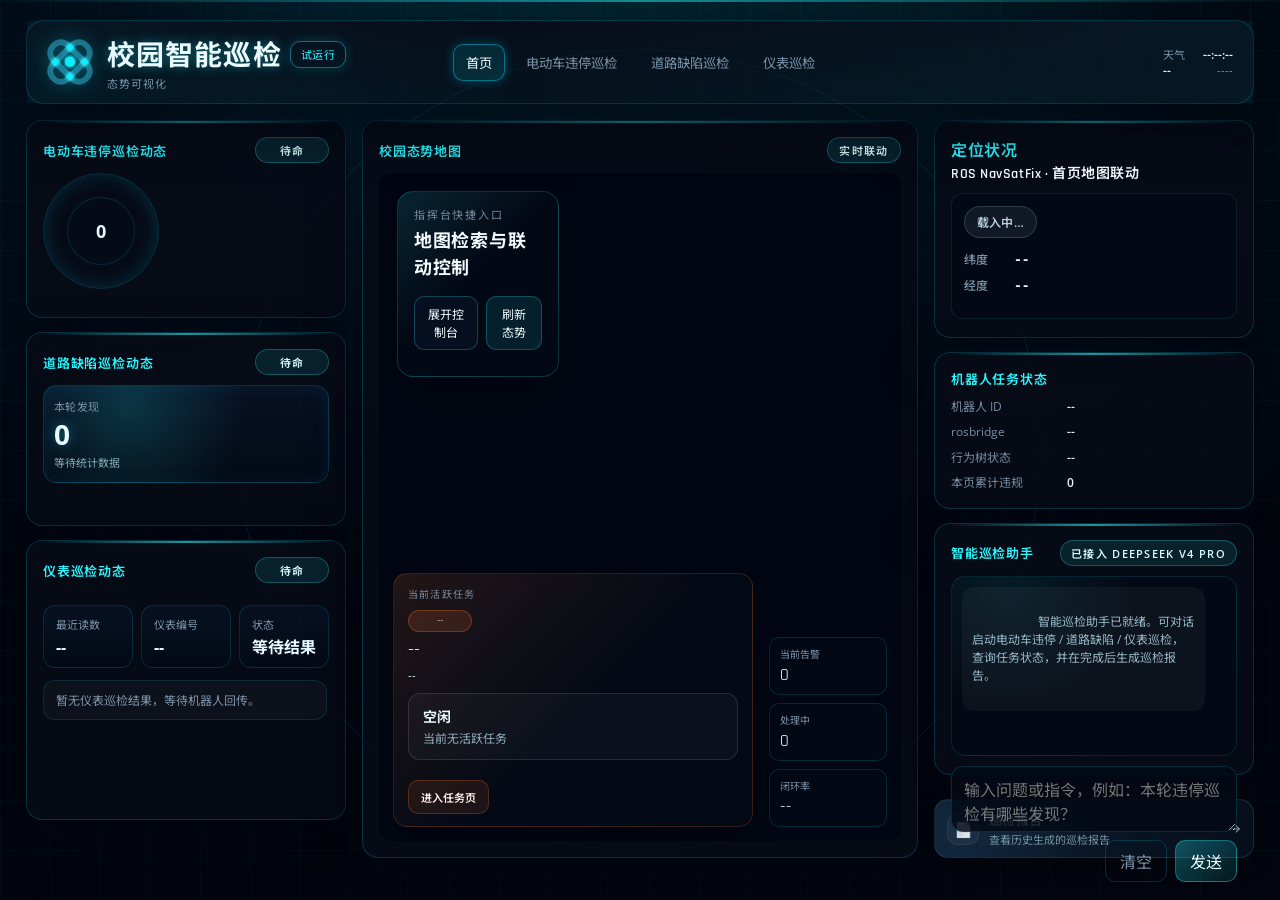
<file: frontend/index.html>
<!DOCTYPE html>
<html lang="zh-CN">
  <head>
    <meta charset="UTF-8" />
    <meta name="viewport" content="width=device-width, initial-scale=1.0" />
    <title>校园智能巡检 · 态势大屏</title>
    <link rel="preconnect" href="https://fonts.googleapis.com">
    <link rel="dns-prefetch" href="https://fonts.gstatic.com">
    <link rel="preload" as="style" href="css/styles.css">
    <link rel="stylesheet" href="css/styles.css" />
    <link rel="stylesheet" href="css/search-ui.css" />
    <link rel="stylesheet" href="css/patrol-robot.css" />
    <style>
      /* 高德地图容器样式 */
      .amap-container {
        width: 100%;
        height: 100%;
      }
      /* 隐藏高德地图logo */
      .amap-logo, .amap-copyright {
        display: none !important;
      }
    </style>
  </head>
  <body>
    <!-- 动态背景元素 -->
    <div class="particles-bg" id="particlesBg"></div>
    <div class="grid-bg"></div>
    <div class="pulse-ring-bg"></div>
    <div class="scan-line"></div>

    <div class="screen">
      <header class="topbar">
        <div class="logo">
          <img class="logo-mark" src="./assets/logo-mark.svg" alt="logo" />
          <div class="logo-text">
            <div class="logo-row">
              <span class="logo-word-text">校园智能巡检</span>
              <span class="logo-beta-text">试运行</span>
            </div>
            <div class="logo-sub">态势可视化</div>
          </div>
        </div>
        <nav class="nav">
          <button class="nav-item is-active" data-page="home">首页</button>
          <button class="nav-item" data-page="patrol">电动车违停巡检</button>
          <button class="nav-item" data-page="road-defect">道路缺陷巡检</button>
          <button class="nav-item" data-page="gauge">仪表巡检</button>
        </nav>
        <div class="status">
          <div class="status-item weather">
            <div>
              <div class="status-label">天气</div>
              <div class="status-value">--</div>
            </div>
          </div>
          <div class="status-item time">
            <div class="status-value" id="clock">--:--:--</div>
            <div class="status-label" id="date">----</div>
          </div>
        </div>
      </header>

      <div class="pages">
        <section class="page is-active" data-page="home">
          <main class="layout">
            <section class="panel left">
              <div class="card home-task-progress-card" data-task-scene="ev-parking">
                <div class="card-title card-title-split">
                  <span>电动车违停巡检动态</span>
                  <span class="card-title-tag" id="homeEvParkingRangeTag">待命</span>
                </div>
                <div class="category-pie-wrap">
                  <div class="category-pie" id="homeCategoryPie"><span id="homeCategoryPieTotal">0</span></div>
                  <div class="category-legend" id="homeCategoryLegend">
                    <!-- 饼图图例由 JS 动态生成 -->
                  </div>
                </div>
                <div class="rank-table" id="homeCategoryRank">
                  <!-- 识别标签排行由 JS 动态生成 -->
                </div>
              </div>

              <div class="card home-task-progress-card" data-task-scene="road-defect">
                <div class="card-title card-title-split">
                  <span>道路缺陷巡检动态</span>
                  <span class="card-title-tag" id="homeRoadDefectRangeTag">待命</span>
                </div>
                <div class="road-defect-summary">
                  <div class="road-defect-total-card">
                    <div class="road-defect-total-label">本轮发现</div>
                    <div class="road-defect-total-value" id="homeRoadDefectTotal">0</div>
                    <div class="road-defect-total-sub" id="homeRoadDefectSub">等待统计数据</div>
                  </div>
                  <div class="road-defect-bars" id="homeRoadDefectBars">
                    <!-- 缺陷类型条形图由 JS 动态生成 -->
                  </div>
                </div>
                <div class="rank-table" id="homeRoadDefectRank">
                  <!-- 缺陷标签排行由 JS 动态生成 -->
                </div>
              </div>

              <div class="card home-gauge-feed-card home-task-progress-card" data-task-scene="gauge">
                <div class="card-title card-title-split">
                  <span>仪表巡检动态</span>
                  <span class="card-title-tag" id="homeGaugeFeedTag">待命</span>
                </div>
                <div class="home-gauge-feed-summary">
                  <div class="home-gauge-feed-stat">
                    <span class="home-gauge-feed-k">最近读数</span>
                    <strong id="homeGaugeLatestReading">--</strong>
                  </div>
                  <div class="home-gauge-feed-stat">
                    <span class="home-gauge-feed-k">仪表编号</span>
                    <strong id="homeGaugeLatestIndex">--</strong>
                  </div>
                  <div class="home-gauge-feed-stat">
                    <span class="home-gauge-feed-k">状态</span>
                    <strong id="homeGaugeLatestStatus">等待结果</strong>
                  </div>
                </div>
                <div class="home-gauge-feed-list" id="homeGaugeFeedList">
                  <div class="home-gauge-feed-empty">暂无仪表巡检结果，等待机器人回传。</div>
                </div>
              </div>

            </section>

            <section class="panel center">
              <div class="card map-card">
                <div class="card-title card-title-split">
                  <span>校园态势地图</span>
                  <span class="card-title-tag">实时联动</span>
                </div>
                <div class="map">
                  <div class="map-command-panel is-collapsed" id="homeMapCommandPanel">
                    <div class="map-command-head">
                      <div>
                        <div class="map-command-eyebrow">指挥台快捷入口</div>
                        <strong>地图检索与联动控制</strong>
                      </div>
                      <div class="map-command-actions">
                        <button class="map-command-toggle" type="button" id="homeMapCommandToggleBtn">展开控制台</button>
                        <button class="map-command-refresh" type="button" onclick="campusMap.refreshAlerts()">刷新态势</button>
                      </div>
                    </div>
                    <div class="search-toolbar">
                      <input type="text" id="searchInput" class="search-input" placeholder="搜索地址或POI（如：图书馆、西安市雁塔区）">
                      <button class="search-btn" onclick="handleSearch()">搜索</button>
                      <button class="search-btn secondary" onclick="clearSearch()">清除</button>
                    </div>
                    <div class="function-buttons">
                      <button class="func-btn" onclick="quickSearchPOI('图书馆')"><span class="func-btn-mark"></span><span>图书馆</span></button>
                      <button class="func-btn" onclick="quickSearchPOI('食堂')"><span class="func-btn-mark"></span><span>食堂</span></button>
                      <button class="func-btn" onclick="quickSearchPOI('停车场')"><span class="func-btn-mark"></span><span>停车场</span></button>
                      <button class="func-btn" onclick="quickSearchPOI('超市')"><span class="func-btn-mark"></span><span>超市</span></button>
                      <button class="func-btn" onclick="campusMap.refreshWeather()"><span class="func-btn-mark"></span><span>刷新天气</span></button>
                      <button class="func-btn" onclick="toggleMapLayer('normal')" id="btn-normal"><span class="func-btn-mark"></span><span>普通图</span></button>
                      <button class="func-btn" onclick="toggleMapLayer('dark')" id="btn-dark"><span class="func-btn-mark"></span><span>暗色图</span></button>
                    </div>
                  </div>
                  <div id="leaflet-map" class="leaflet-map-container"></div>
                  <div class="map-overlay">
                    <div class="overlay-item">
                      <span class="label">当前告警</span>
                      <span class="value" id="homeOverlayActiveAlerts">0</span>
                    </div>
                    <div class="overlay-item">
                      <span class="label">处理中</span>
                      <span class="value" id="homeOverlayProcessing">0</span>
                    </div>
                    <div class="overlay-item">
                      <span class="label">闭环率</span>
                      <span class="value" id="homeOverlayClosedLoop">--</span>
                    </div>
                  </div>
                  <div class="map-focus-card">
                    <div class="map-focus-label">当前活跃任务</div>
                    <div class="map-focus-status" id="homeFocusStatus">--</div>
                    <div class="map-focus-title" id="homeFocusTitle">--</div>
                    <div class="map-focus-meta" id="homeFocusMeta">--</div>
                    <div class="home-task-current" id="homeTaskCurrent">
                      <strong id="homeTaskCurrentLabel">空闲</strong>
                      <p id="homeTaskCurrentText">当前无活跃任务</p>
                    </div>
                    <div class="map-focus-actions">
                      <button class="map-focus-btn" id="homeFocusActionBtn" type="button">进入任务页</button>
                      <button class="map-focus-btn map-focus-btn-secondary" id="homeFocusReportBtn" type="button" hidden>生成任务报告</button>
                    </div>
                  </div>
                  <div class="result-panel" id="resultPanel">
                    <div class="result-header">
                      <span class="result-title" id="resultTitle">搜索结果</span>
                      <button class="result-close" onclick="closeResultPanel()">×</button>
                    </div>
                    <div class="result-content" id="resultContent">
                      <div class="loading">加载中</div>
                    </div>
                  </div>
                </div>
              </div>

            </section>

            <section class="panel right">
              <div class="card profile-card home-gps-card">
                <div class="profile-head">
                  <div>
                    <div class="profile-id">定位状况</div>
                    <div class="profile-name">ROS NavSatFix · 首页地图联动</div>
                  </div>
                </div>
                <div class="home-gps-body">
                  <div class="home-gps-status-row">
                    <span id="homeGpsStatusBadge" class="home-gps-badge is-muted">载入中…</span>
                  </div>
                  <dl class="home-gps-coords">
                    <div class="home-gps-coord-row">
                      <dt>纬度</dt>
                      <dd id="homeGpsLat">--</dd>
                    </div>
                    <div class="home-gps-coord-row">
                      <dt>经度</dt>
                      <dd id="homeGpsLng">--</dd>
                    </div>
                  </dl>
                  <p class="home-gps-hint" id="homeGpsHint"></p>
                </div>
              </div>

              <div class="card home-robot-status-card">
                <div class="card-title">机器人任务状态</div>
                <div class="home-robot-status-body">
                  <div class="home-robot-status-line">
                    <span class="home-robot-status-k">机器人 ID</span>
                    <span id="homeRobotPatrolId" class="home-robot-status-v">--</span>
                  </div>
                  <div class="home-robot-status-line">
                    <span class="home-robot-status-k">rosbridge</span>
                    <span id="homeRobotRosConn" class="home-robot-status-v">--</span>
                  </div>
                  <div class="home-robot-status-line">
                    <span class="home-robot-status-k">行为树状态</span>
                    <span id="homeRobotBtStatus" class="home-robot-status-v">--</span>
                  </div>
                  <div class="home-robot-status-line">
                    <span class="home-robot-status-k">本页累计违规</span>
                    <span id="homeRobotViolationCount" class="home-robot-status-v">0</span>
                  </div>
                  <div class="home-robot-violation-preview" id="homeRobotViolationPreview" hidden>
                    <div class="home-robot-violation-preview-label">最近违规则场</div>
                    <img id="homeRobotViolationFrame" alt="违规则场" class="home-robot-violation-frame" />
                    <div class="home-robot-violation-meta" id="homeRobotViolationMeta"></div>
                  </div>
                </div>
              </div>

              <div class="card home-agent-card" id="homeAgentCard">
                <div class="card-title card-title-split">
                  <span>智能巡检助手</span>
                  <span class="card-title-tag" id="homeAgentStatusTag">已接入 DeepSeek V4 Pro</span>
                </div>
                <div class="home-agent-body">
                  <div class="home-agent-messages" id="homeAgentMessages" role="log" aria-live="polite">
                    <div class="home-agent-msg is-system" data-role="system">
                      智能巡检助手已就绪。可对话启动电动车违停 / 道路缺陷 / 仪表巡检，查询任务状态，并在完成后生成巡检报告。
                    </div>
                  </div>
                  <form class="home-agent-composer" id="homeAgentComposer">
                    <textarea
                      id="homeAgentInput"
                      class="home-agent-input"
                      rows="2"
                      placeholder="输入问题或指令，例如：本轮违停巡检有哪些发现？"
                    ></textarea>
                    <div class="home-agent-actions">
                      <button type="button" class="home-agent-secondary-btn" id="homeAgentClearBtn">清空</button>
                      <button type="submit" class="home-agent-send-btn" id="homeAgentSendBtn">发送</button>
                    </div>
                  </form>
                </div>
              </div>

              <button
                type="button"
                class="home-patrol-reports-entry"
                id="homePatrolReportsFab"
                title="查看历史巡检报告"
              >
                <span class="home-patrol-reports-entry-icon" aria-hidden="true">📄</span>
                <span class="home-patrol-reports-entry-copy">
                  <strong>巡检报告</strong>
                  <em>查看历史生成的巡检报告</em>
                </span>
                <span class="home-patrol-reports-entry-arrow" aria-hidden="true">→</span>
              </button>

            </section>
          </main>

          <footer class="bottom" id="footer-home"></footer>
        </section>


        <section class="page" data-page="patrol">
          <div class="patrol-robot-layout">
            <div class="patrol-robot-main">
              <div class="robot-camera-card">
                <div class="robot-camera-card-head">
                  <div class="card-title">巡检机器人视角</div>
                  <button type="button" class="robot-detection-vis-toggle" id="robotDetectionVisToggleBtn">
                    显示违停检测结果
                  </button>
                </div>
                <div class="robot-camera-viewport">
                  <img id="robotPatrolMjpegImg" class="robot-patrol-mjpeg" alt="原始子码流" hidden />
                  <canvas id="robotCameraCanvas" width="640" height="480"></canvas>
                  <img id="robotCameraImg" alt="" width="640" height="480" hidden />
                </div>
                <div id="rosConnectionStatus" class="ros-status">未连接 rosbridge</div>
              </div>
            </div>
            <aside class="patrol-robot-side">
              <div class="battery-sphere-wrap">
                <div class="side-label">电量</div>
                <div class="battery-sphere-inner">
                  <div id="batterySphere"></div>
                  <span id="batteryPercentLabel">--</span>
                </div>
              </div>
              <div class="speed-chart-card">
                <div class="side-label">速度</div>
                <canvas id="speedChartCanvas" width="320" height="140"></canvas>
              </div>
              <div class="robot-manual-card">
                <div class="side-label">手动控制（geometry_msgs/Twist）</div>
                <div id="robotManualControl">
                  <p class="robot-keyboard-hint" id="robotKeyboardHint" hidden>
                    使用键盘 <kbd>W</kbd> <kbd>S</kbd> 前进 / 后退，<kbd>A</kbd> <kbd>D</kbd> 左转 / 右转
                  </p>
                  <button type="button" class="robot-cmd-btn robot-manual-toggle" id="robotManualToggleBtn">
                    启用手动控制
                  </button>
                </div>
              </div>
              <div class="robot-start-task-card">
                <div class="side-label">远程启动（SSH）</div>
                <button type="button" class="patrol-start-task-btn" id="patrolStartTaskBtn">
                  开始任务
                </button>
                <p class="patrol-start-task-hint" id="patrolStartTaskHint" hidden></p>
              </div>
              <div class="robot-task-status-card">
                <div class="side-label">实时任务状态</div>
                <div id="patrolTaskStatusBody" class="robot-task-status-body">
                  <div class="robot-task-status-line">
                    <span class="robot-task-status-k">机器人 ID</span>
                    <span id="patrolTaskRobotId" class="robot-task-status-v">--</span>
                  </div>
                  <div class="robot-task-status-line">
                    <span class="robot-task-status-k">巡检任务类型</span>
                    <span id="patrolTaskMissionType" class="robot-task-status-v">电动车违停检测</span>
                  </div>
                  <div class="robot-task-status-line">
                    <span class="robot-task-status-k">巡检任务 ID</span>
                    <span id="patrolTaskMissionId" class="robot-task-status-v">--</span>
                  </div>
                  <div class="robot-task-status-line">
                    <span class="robot-task-status-k">检测到违规次数</span>
                    <span id="patrolViolationCount" class="robot-task-status-v">0</span>
                  </div>
                  <div class="robot-task-status-line">
                    <span class="robot-task-status-k">任务进度</span>
                    <span id="patrolTaskProgress" class="robot-task-status-v">--</span>
                  </div>
                  <p class="robot-task-status-foot" id="patrolTaskStatusFoot"></p>
                </div>
              </div>
            </aside>
          </div>
          <footer class="bottom" id="footer-patrol"></footer>
        </section>

        <section class="page" data-page="road-defect">
          <div class="patrol-robot-layout">
            <div class="patrol-robot-main">
              <div class="robot-camera-card">
                <div class="robot-camera-card-head">
                  <div class="card-title">道路缺陷巡检视角</div>
                  <button type="button" class="robot-detection-vis-toggle" id="roadDefectDetectionVisToggleBtn">
                    显示缺陷检测结果
                  </button>
                </div>
                <div class="robot-camera-viewport">
                  <img id="roadDefectPatrolMjpegImg" class="robot-patrol-mjpeg" alt="原始子码流" hidden />
                  <canvas id="roadDefectCameraCanvas" width="640" height="480"></canvas>
                  <img id="roadDefectCameraImg" alt="" width="640" height="480" hidden />
                </div>
                <div id="roadDefectRosConnectionStatus" class="ros-status">未连接 rosbridge</div>
              </div>
            </div>
            <aside class="patrol-robot-side">
              <div class="battery-sphere-wrap">
                <div class="side-label">电量</div>
                <div class="battery-sphere-inner">
                  <div id="roadDefectBatterySphere"></div>
                  <span id="roadDefectBatteryPercentLabel">--</span>
                </div>
              </div>
              <div class="speed-chart-card">
                <div class="side-label">速度</div>
                <canvas id="roadDefectSpeedChartCanvas" width="320" height="140"></canvas>
              </div>
              <div class="robot-manual-card">
                <div class="side-label">手动控制（geometry_msgs/Twist）</div>
                <div id="roadDefectManualControl">
                  <p class="robot-keyboard-hint" id="roadDefectKeyboardHint" hidden>
                    使用键盘 <kbd>W</kbd> <kbd>S</kbd> 前进 / 后退，<kbd>A</kbd> <kbd>D</kbd> 左转 / 右转
                  </p>
                  <button type="button" class="robot-cmd-btn robot-manual-toggle" id="roadDefectManualToggleBtn">
                    启用手动控制
                  </button>
                </div>
              </div>
              <div class="robot-start-task-card">
                <div class="side-label">远程启动（SSH）</div>
                <button type="button" class="patrol-start-task-btn" id="roadDefectStartTaskBtn">
                  开始任务
                </button>
                <p class="patrol-start-task-hint" id="roadDefectStartTaskHint" hidden></p>
              </div>
              <div class="robot-task-status-card">
                <div class="side-label">实时任务状态</div>
                <div id="roadDefectTaskStatusBody" class="robot-task-status-body">
                  <div class="robot-task-status-line">
                    <span class="robot-task-status-k">机器人 ID</span>
                    <span id="roadDefectTaskRobotId" class="robot-task-status-v">--</span>
                  </div>
                  <div class="robot-task-status-line">
                    <span class="robot-task-status-k">巡检任务类型</span>
                    <span id="roadDefectTaskMissionType" class="robot-task-status-v">道路缺陷检测</span>
                  </div>
                  <div class="robot-task-status-line">
                    <span class="robot-task-status-k">巡检任务 ID</span>
                    <span id="roadDefectTaskMissionId" class="robot-task-status-v">--</span>
                  </div>
                  <div class="robot-task-status-line">
                    <span class="robot-task-status-k">检测到缺陷次数</span>
                    <span id="roadDefectCount" class="robot-task-status-v">0</span>
                  </div>
                  <div class="robot-task-status-line">
                    <span class="robot-task-status-k">任务进度</span>
                    <span id="roadDefectTaskProgress" class="robot-task-status-v">--</span>
                  </div>
                  <p class="robot-task-status-foot" id="roadDefectTaskStatusFoot"></p>
                </div>
              </div>
            </aside>
          </div>
          <footer class="bottom" id="footer-road-defect"></footer>
        </section>

        <section class="page" data-page="gauge">
          <div class="patrol-robot-layout">
            <div class="patrol-robot-main">
              <div class="robot-camera-card">
                <div class="robot-camera-card-head">
                  <div class="card-title">仪表巡检视角</div>
                  <span id="gaugeConnectionStatus" class="ros-status">未连接 rosbridge</span>
                </div>
                <div class="robot-camera-viewport">
                  <img id="gaugePatrolMjpegImg" class="robot-patrol-mjpeg" alt="仪表巡检画面" hidden />
                </div>
              </div>
              <div class="gauge-result-card">
                <div class="gauge-result-head">
                  <div class="card-title">当前检测结果</div>
                  <span id="gaugeResultStatus" class="gauge-status-pill">等待结果</span>
                </div>
                <div class="gauge-result-body">
                  <img id="gaugeResultImage" class="gauge-result-image" alt="仪表抓拍" />
                  <div class="gauge-result-metrics">
                    <div><span>读数</span><strong id="gaugeReadingValue">--</strong></div>
                    <div><span>仪表编号</span><strong id="gaugeIndexValue">--</strong></div>
                    <div><span>图像序号</span><strong id="gaugeImageIndexValue">--</strong></div>
                    <div><span>识别耗时</span><strong id="gaugeLatencyValue">--</strong></div>
                    <div><span>任务状态</span><strong id="gaugeTaskStateValue">--</strong></div>
                    <div><span>识别时间</span><strong id="gaugeResultTime">--</strong></div>
                  </div>
                </div>
                <p id="gaugeResultMessage" class="gauge-result-message">启动巡检后，这里显示机器人返回的仪表读数。</p>
              </div>
            </div>

            <aside class="patrol-robot-side gauge-side">
              <div class="battery-sphere-wrap">
                <div class="side-label">电量</div>
                <div class="battery-sphere-inner">
                  <div id="gaugeBatterySphere"></div>
                  <span id="gaugeBatteryPercentLabel">--</span>
                </div>
              </div>
              <div class="speed-chart-card">
                <div class="side-label">速度</div>
                <canvas id="gaugeSpeedChartCanvas" width="320" height="140"></canvas>
              </div>
              <div class="robot-manual-card">
                <div class="side-label">手动控制（geometry_msgs/Twist）</div>
                <div id="gaugeManualControl">
                  <p class="robot-keyboard-hint" id="gaugeKeyboardHint" hidden>
                    使用键盘 <kbd>W</kbd> <kbd>S</kbd> 前进 / 后退，<kbd>A</kbd> <kbd>D</kbd> 左转 / 右转
                  </p>
                  <button type="button" class="robot-cmd-btn robot-manual-toggle" id="gaugeManualToggleBtn">
                    启用手动控制
                  </button>
                </div>
              </div>
              <div class="robot-start-task-card">
                <div class="side-label">远程启动（SSH）</div>
                <button type="button" class="patrol-start-task-btn" id="gaugeStartTaskBtn">
                  开始任务
                </button>
                <p class="patrol-start-task-hint" id="gaugeStartTaskHint" hidden></p>
              </div>
              <div class="gauge-broadcast-card">
                <div class="gauge-broadcast-head">
                  <div class="side-label">任务播报</div>
                  <span id="gaugeBroadcastState">待命</span>
                </div>
                <ol id="gaugeBroadcastList" class="gauge-broadcast-list">
                  <li>等待连接机器人。</li>
                </ol>
              </div>
              <div class="gauge-history-card">
                <div class="side-label">检测记录</div>
                <div id="gaugeHistoryList" class="gauge-history-list">
                  <p>暂无仪表检测结果。</p>
                </div>
              </div>
            </aside>
          </div>
          <footer class="bottom" id="footer-gauge"></footer>
        </section>

      </div>
    </div>

    <div id="stageDetailOverlay" class="stage-detail-overlay" hidden>
      <div class="stage-detail-backdrop" data-close-stage-detail="true"></div>
      <aside id="stageDetailPanel" class="stage-detail-panel" aria-label="事件详情聚焦台">
        <div class="stage-detail-head">
          <div>
            <div class="stage-detail-kicker">事件详情</div>
            <h3 id="stageDetailTitle">请选择地图事件</h3>
            <p id="stageDetailSubtitle">点击地图标记或右侧告警列表，这里会展示联动详情、状态推进和跳转入口。</p>
          </div>
          <button id="stageDetailCloseBtn" class="stage-detail-close" type="button" aria-label="关闭详情面板">×</button>
        </div>
        <div class="stage-detail-body">
          <div class="stage-detail-badges">
            <span id="stageDetailStatus" class="stage-detail-badge is-pending">待联动</span>
            <span id="stageDetailLevel" class="stage-detail-badge">普通</span>
          </div>
          <div class="stage-detail-grid">
            <div class="stage-detail-kv">
              <label>事件来源</label>
              <span id="stageDetailSource">地图联动</span>
            </div>
            <div class="stage-detail-kv">
              <label>定位坐标</label>
              <span id="stageDetailLocation">--</span>
            </div>
            <div class="stage-detail-kv">
              <label>上报编号</label>
              <span id="stageDetailReportId">--</span>
            </div>
            <div class="stage-detail-kv">
              <label>处置建议</label>
              <span id="stageDetailAction">建议点击右下方按钮继续联动</span>
            </div>
          </div>
          <div class="stage-timeline-block">
            <div class="stage-timeline-head">
              <strong>闭环时间线</strong>
              <span id="stageTimelineStatus" class="stage-timeline-status">等待加载</span>
            </div>
            <ul id="stageTimelineList" class="stage-timeline-list">
              <li class="stage-timeline-item is-empty">
                <span class="stage-timeline-time">--:--</span>
                <div>
                  <div class="stage-timeline-title">暂无事件</div>
                  <div class="stage-timeline-meta">点击地图标记后，这里会展示真实日志。</div>
                </div>
              </li>
            </ul>
          </div>
          <div class="stage-detection-block">
            <div class="stage-timeline-head">
              <strong>检测结果摘要</strong>
              <span id="stageDetectionStatus" class="stage-timeline-status">等待加载</span>
            </div>
            <div id="stageDetectionSummary" class="stage-detection-summary">
              <div class="stage-detection-grid">
                <div class="stage-detail-kv">
                  <label>检测状态</label>
                  <span id="stageDetectionStateValue">--</span>
                </div>
                <div class="stage-detail-kv">
                  <label>识别标签</label>
                  <span id="stageDetectionLabelValue">--</span>
                </div>
                <div class="stage-detail-kv">
                  <label>置信度</label>
                  <span id="stageDetectionConfidenceValue">--</span>
                </div>
                <div class="stage-detail-kv">
                  <label>模型名称</label>
                  <span id="stageDetectionModelValue">--</span>
                </div>
                <div class="stage-detail-kv">
                  <label>???</label>
                  <span id="stageDetectionPlateValue">--</span>
                </div>
                <div class="stage-detail-kv">
                  <label>????</label>
                  <span id="stageDetectionPlateConfidenceValue">--</span>
                </div>
              </div>
              <div class="stage-evidence-preview">
                <div class="stage-evidence-head">
                  <strong>证据画面</strong>
                  <span id="stageEvidenceStatus" class="stage-timeline-status">等待加载</span>
                </div>
                <div id="stageEvidenceFrame" class="stage-evidence-frame is-empty">
                  <img id="stageEvidenceImage" alt="证据画面" hidden />
                  <div id="stageEvidenceEmpty" class="stage-evidence-empty">暂无证据画面</div>
                </div>
              </div>
              <div class="stage-detection-actions">
                <a id="stageDetectionLink" class="stage-detail-link" href="#">打开检测记录</a>
                <a id="stageEvidenceLink" class="stage-detail-link" href="#">查看原始证据</a>
                <button id="stageCopyPlateBtn" type="button" class="stage-detail-link" disabled>?????</button>
              </div>
            </div>
          </div>
          <div class="stage-ticket-block">
            <div class="stage-timeline-head">
              <strong>工单执行摘要</strong>
              <span id="stageTicketStatusText" class="stage-timeline-status">等待加载</span>
            </div>
            <div class="stage-ticket-summary">
              <div class="stage-ticket-grid">
                <div class="stage-detail-kv">
                  <label>负责人</label>
                  <span id="stageTicketAssigneeValue">--</span>
                </div>
                <div class="stage-detail-kv">
                  <label>责任单位</label>
                  <span id="stageTicketDepartmentValue">--</span>
                </div>
                <div class="stage-detail-kv">
                  <label>工单状态</label>
                  <span id="stageTicketStateValue">--</span>
                </div>
                <div class="stage-detail-kv">
                  <label>SLA 进度</label>
                  <span id="stageTicketSlaValue">--</span>
                </div>
                <div class="stage-detail-kv">
                  <label>已耗时长</label>
                  <span id="stageTicketElapsedValue">--</span>
                </div>
                <div class="stage-detail-kv">
                  <label>处置说明</label>
                  <span id="stageTicketMessageValue">--</span>
                </div>
              </div>
              <div class="stage-ticket-load">
                <div class="stage-ticket-load-grid">
                  <div class="stage-detail-kv">
                    <label>负责人当前未完成</label>
                    <span id="stageTicketAssigneeLoadValue">--</span>
                  </div>
                  <div class="stage-detail-kv">
                    <label>责任单位待办</label>
                    <span id="stageTicketDepartmentLoadValue">--</span>
                  </div>
                  <div class="stage-detail-kv">
                    <label>调度建议</label>
                    <span id="stageTicketAdviceValue">--</span>
                  </div>
                </div>
              </div>
              <div class="stage-ticket-actions">
                <a id="stageTicketDirectLink" class="stage-detail-link" href="#">查看工单详情</a>
              </div>
            </div>
          </div>
          <div class="stage-detail-actions">
            <button id="stageProcessBtn" class="stage-detail-btn stage-detail-btn-warn" type="button">转处理中</button>
            <button id="stageResolveBtn" class="stage-detail-btn stage-detail-btn-ok" type="button">标记已解决</button>
            <a id="stageAlertLink" class="stage-detail-link" href="#">打开告警中心</a>
            <a id="stageTicketLink" class="stage-detail-link" href="#">打开工单页</a>
          </div>
        </div>
      </aside>
    </div>

    <div id="stageActionModal" class="stage-action-modal" hidden>
      <div class="stage-action-backdrop" data-close-stage-action="true"></div>
      <div class="stage-action-panel" role="dialog" aria-modal="true" aria-labelledby="stageActionModalTitle">
        <div class="stage-action-head">
          <div>
            <strong id="stageActionModalTitle">确认处置</strong>
            <p id="stageActionModalSubtitle">请填写处置原因后再提交，系统会同步更新时间线和工单摘要。</p>
          </div>
          <button id="stageActionModalClose" class="stage-action-close" type="button" aria-label="关闭">×</button>
        </div>
        <div class="stage-action-body">
          <div class="stage-detail-kv">
            <label>当前事件</label>
            <span id="stageActionModalEvent">--</span>
          </div>
          <div class="stage-action-grid">
            <input id="stageActionModalAssignee" class="stage-action-input" type="text" placeholder="负责人，可选" />
            <textarea id="stageActionModalReason" class="stage-action-input" rows="4" placeholder="请填写本次处置原因或现场说明" required></textarea>
          </div>
          <div id="stageActionModalStatus" class="stage-timeline-status">等待确认</div>
          <div class="stage-detail-actions">
            <button id="stageActionModalCancel" class="stage-detail-btn" type="button">取消</button>
            <button id="stageActionModalConfirm" class="stage-detail-btn stage-detail-btn-ok" type="button">确认提交</button>
          </div>
        </div>
      </div>
    </div>

    <div id="metricsHelpModal" class="stage-action-modal" hidden>
      <div class="stage-action-backdrop" data-close-metrics-help="true"></div>
      <div class="stage-action-panel" role="dialog" aria-modal="true" aria-labelledby="metricsHelpTitle">
        <div class="stage-action-head">
          <div>
            <strong id="metricsHelpTitle">指标口径说明</strong>
            <p id="metricsHelpSubtitle">以下内容由 Django 后端指标接口提供。</p>
          </div>
          <button id="metricsHelpCloseBtn" class="stage-action-close" type="button" aria-label="关闭">×</button>
        </div>
        <div class="stage-action-body">
          <div id="metricsHelpBody" class="status-line" data-level="ok">暂无指标口径说明</div>
        </div>
      </div>
    </div>

    <div id="homeTaskReportPrompt" class="home-task-report-prompt" hidden>
      <div class="home-task-report-prompt-card">
        <div class="home-task-report-prompt-copy">
          <strong id="homeTaskReportPromptTitle">任务已完成</strong>
          <p id="homeTaskReportPromptText">是否立即生成巡检任务报告？</p>
        </div>
        <div class="home-task-report-prompt-actions">
          <button type="button" class="map-focus-btn map-focus-btn-secondary" id="homeTaskReportLaterBtn">稍后</button>
          <button type="button" class="map-focus-btn" id="homeTaskReportGenerateBtn">生成报告</button>
        </div>
      </div>
    </div>

    <div id="homeTaskReportModal" class="stage-action-modal" hidden>
      <div class="stage-action-backdrop" data-close-task-report="true"></div>
      <div class="stage-action-panel home-task-report-panel" role="dialog" aria-modal="true" aria-labelledby="homeTaskReportTitle">
        <div class="stage-action-head">
          <div>
            <strong id="homeTaskReportTitle">巡检任务报告</strong>
            <p id="homeTaskReportSubtitle">根据本轮任务执行动态自动汇总</p>
          </div>
          <button id="homeTaskReportCloseBtn" class="stage-action-close" type="button" aria-label="关闭">×</button>
        </div>
        <div class="stage-action-body home-task-report-body">
          <div class="home-task-report-summary" id="homeTaskReportSummary"></div>
          <div class="home-task-report-grid" id="homeTaskReportMetrics"></div>
          <div class="home-task-report-section">
            <h4>执行时间轴</h4>
            <div id="homeTaskReportTimeline" class="home-task-report-timeline"></div>
          </div>
          <div class="home-task-report-section">
            <h4>关键发现</h4>
            <div id="homeTaskReportFindings" class="home-task-report-findings"></div>
          </div>
        </div>
      </div>
    </div>
<script src="js/load-config.js"></script>
    <script>
      (function () {
        function loadScript(src, onload) {
          var s = document.createElement('script');
          s.src = src;
          s.onload = onload;
          s.onerror = function () {
            console.error('[script]', src);
          };
          document.body.appendChild(s);
        }
        window.__DASHBOARD_CONFIG_READY__.then(function (cfg) {
          cfg = cfg || {};
          window._AMapSecurityConfig = {
            securityJsCode: cfg.amapSecurityJsCode || '',
          };
          var key = encodeURIComponent(cfg.amapKey || '');
          loadScript(
            'https://webapi.amap.com/maps?v=2.0&key=' + key + '&plugin=AMap.Scale,AMap.ToolBar,AMap.ControlBar',
            function () {
              loadScript('js/dashboard-app.js', function () {
                loadScript('https://cdn.jsdelivr.net/npm/roslib@1/build/roslib.min.js', function () {
                  loadScript('js/ros-patrol.js');
                  loadScript('js/ros-road-defect.js');
                  loadScript('js/ros-gauge.js');
                });
              });
            }
          );
        });
      })();
    </script>
  </body>
</html>
</file>
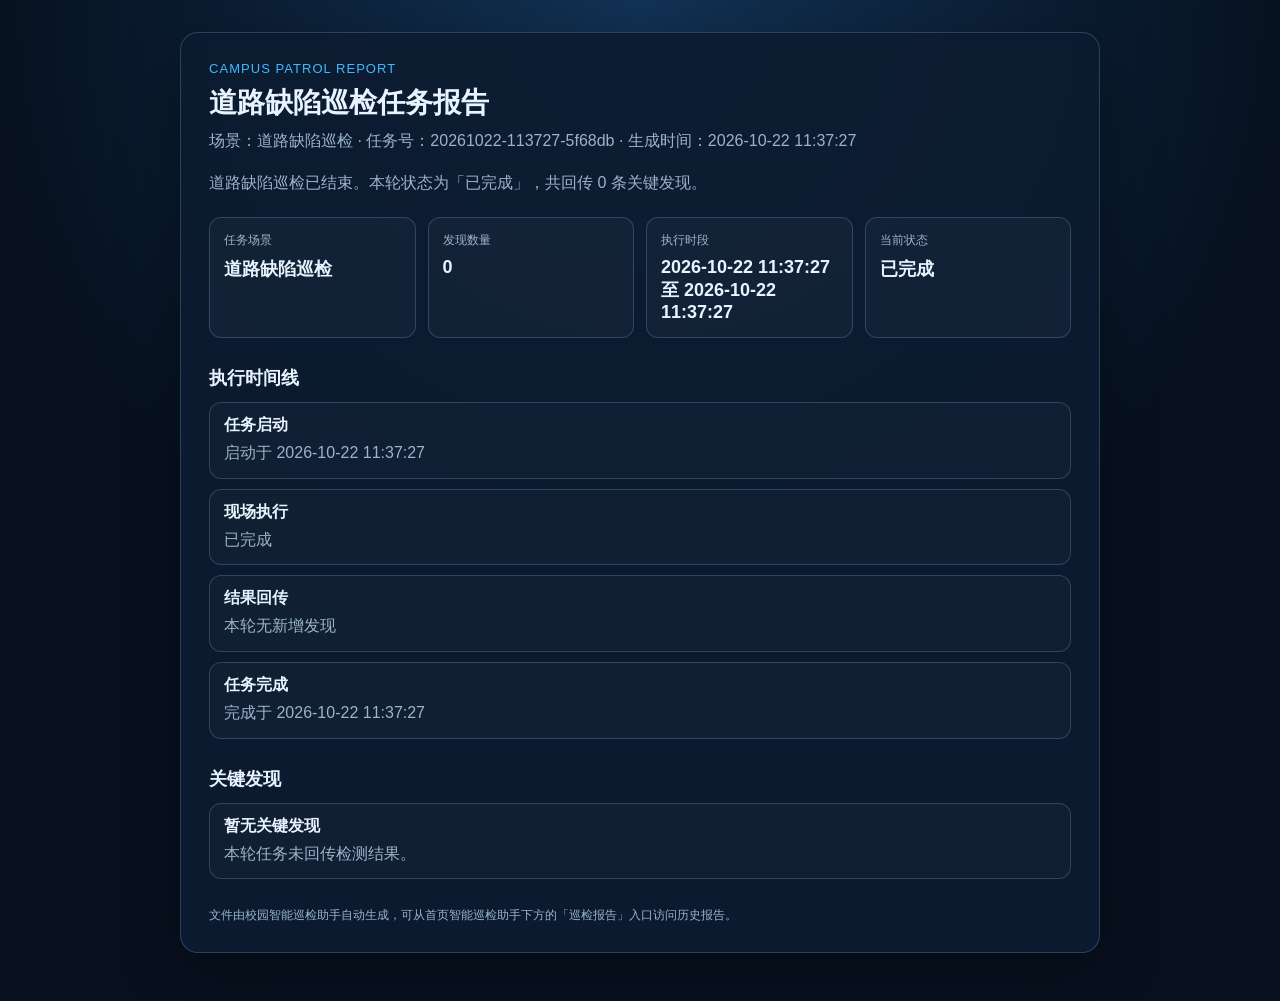
<file: report/road-defect-20261022-113727.html>
<!DOCTYPE html>
<html lang="zh-CN">
<head>
  <meta charset="UTF-8" />
  <meta name="viewport" content="width=device-width, initial-scale=1.0" />
  <title>道路缺陷巡检任务报告</title>
  <style>
    :root {
      color-scheme: dark;
      --bg: #07111f;
      --card: rgba(12, 28, 48, 0.92);
      --line: rgba(120, 170, 220, 0.28);
      --text: #e8f3ff;
      --muted: #9bb4cc;
      --accent: #3dbbff;
    }
    * { box-sizing: border-box; }
    body {
      margin: 0;
      font-family: "Segoe UI", "PingFang SC", "Microsoft YaHei", sans-serif;
      background: radial-gradient(circle at top, #123255 0%, var(--bg) 55%);
      color: var(--text);
      padding: 32px 18px 48px;
    }
    .wrap {
      max-width: 920px;
      margin: 0 auto;
      background: var(--card);
      border: 1px solid var(--line);
      border-radius: 18px;
      padding: 28px;
      box-shadow: 0 20px 60px rgba(0, 0, 0, 0.35);
    }
    .eyebrow {
      color: var(--accent);
      font-size: 13px;
      letter-spacing: 0.08em;
      text-transform: uppercase;
    }
    h1 {
      margin: 8px 0 6px;
      font-size: 28px;
    }
    .meta, .summary, li span {
      color: var(--muted);
      line-height: 1.6;
    }
    .metrics {
      display: grid;
      grid-template-columns: repeat(auto-fit, minmax(160px, 1fr));
      gap: 12px;
      margin: 22px 0;
    }
    .metric {
      border: 1px solid var(--line);
      border-radius: 12px;
      padding: 14px;
      background: rgba(255,255,255,0.03);
    }
    .metric span {
      display: block;
      color: var(--muted);
      font-size: 12px;
      margin-bottom: 8px;
    }
    .metric strong {
      font-size: 18px;
    }
    h2 {
      margin: 28px 0 12px;
      font-size: 18px;
    }
    ul {
      list-style: none;
      padding: 0;
      margin: 0;
      display: grid;
      gap: 10px;
    }
    li {
      border: 1px solid var(--line);
      border-radius: 12px;
      padding: 12px 14px;
      background: rgba(255,255,255,0.025);
      display: grid;
      gap: 4px;
    }
    .footer {
      margin-top: 28px;
      font-size: 12px;
      color: var(--muted);
    }
  </style>
</head>
<body>
  <div class="wrap">
    <div class="eyebrow">Campus Patrol Report</div>
    <h1>道路缺陷巡检任务报告</h1>
    <div class="meta">场景：道路缺陷巡检 · 任务号：20261022-113727-5f68db · 生成时间：2026-10-22 11:37:27</div>
    <p class="summary">道路缺陷巡检已结束。本轮状态为「已完成」，共回传 0 条关键发现。</p>
    <div class="metrics"><div class='metric'><span>任务场景</span><strong>道路缺陷巡检</strong></div><div class='metric'><span>发现数量</span><strong>0</strong></div><div class='metric'><span>执行时段</span><strong>2026-10-22 11:37:27 至 2026-10-22 11:37:27</strong></div><div class='metric'><span>当前状态</span><strong>已完成</strong></div></div>
    <h2>执行时间线</h2>
    <ul><li><strong>任务启动</strong><span>启动于 2026-10-22 11:37:27</span></li><li><strong>现场执行</strong><span>已完成</span></li><li><strong>结果回传</strong><span>本轮无新增发现</span></li><li><strong>任务完成</strong><span>完成于 2026-10-22 11:37:27</span></li></ul>
    <h2>关键发现</h2>
    <ul><li><strong>暂无关键发现</strong><span>本轮任务未回传检测结果。</span></li></ul>
    <div class="footer">文件由校园智能巡检助手自动生成，可从首页智能巡检助手下方的「巡检报告」入口访问历史报告。</div>
  </div>
</body>
</html>
</file>
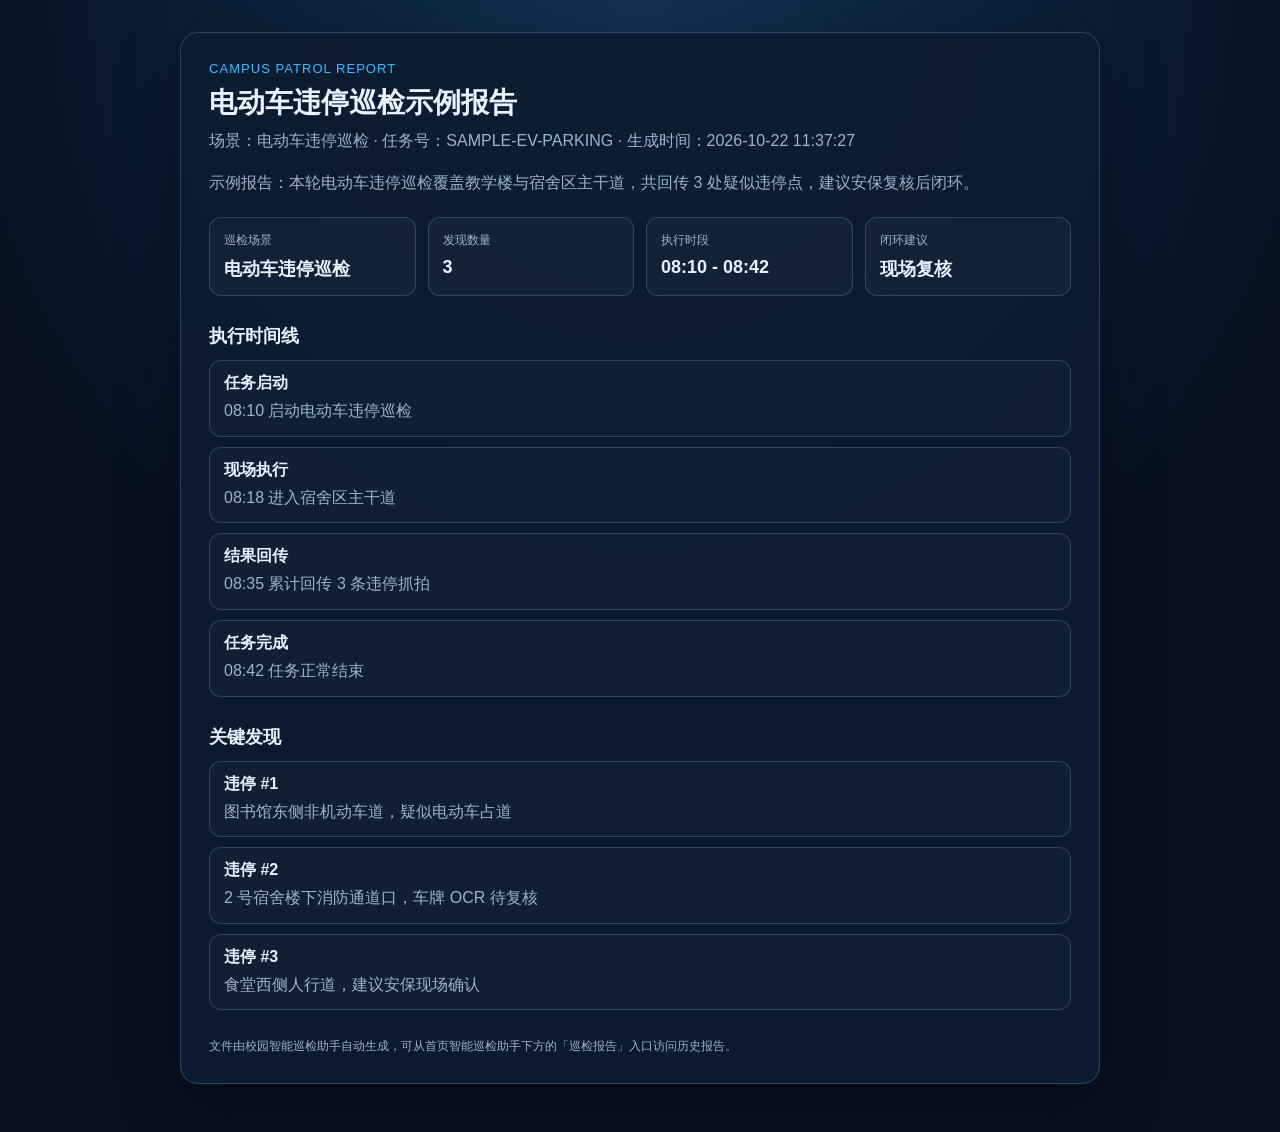
<file: report/sample-ev-parking.html>
<!DOCTYPE html>
<html lang="zh-CN">
<head>
  <meta charset="UTF-8" />
  <meta name="viewport" content="width=device-width, initial-scale=1.0" />
  <title>电动车违停巡检示例报告</title>
  <style>
    :root {
      color-scheme: dark;
      --bg: #07111f;
      --card: rgba(12, 28, 48, 0.92);
      --line: rgba(120, 170, 220, 0.28);
      --text: #e8f3ff;
      --muted: #9bb4cc;
      --accent: #3dbbff;
    }
    * { box-sizing: border-box; }
    body {
      margin: 0;
      font-family: "Segoe UI", "PingFang SC", "Microsoft YaHei", sans-serif;
      background: radial-gradient(circle at top, #123255 0%, var(--bg) 55%);
      color: var(--text);
      padding: 32px 18px 48px;
    }
    .wrap {
      max-width: 920px;
      margin: 0 auto;
      background: var(--card);
      border: 1px solid var(--line);
      border-radius: 18px;
      padding: 28px;
      box-shadow: 0 20px 60px rgba(0, 0, 0, 0.35);
    }
    .eyebrow {
      color: var(--accent);
      font-size: 13px;
      letter-spacing: 0.08em;
      text-transform: uppercase;
    }
    h1 {
      margin: 8px 0 6px;
      font-size: 28px;
    }
    .meta, .summary, li span {
      color: var(--muted);
      line-height: 1.6;
    }
    .metrics {
      display: grid;
      grid-template-columns: repeat(auto-fit, minmax(160px, 1fr));
      gap: 12px;
      margin: 22px 0;
    }
    .metric {
      border: 1px solid var(--line);
      border-radius: 12px;
      padding: 14px;
      background: rgba(255,255,255,0.03);
    }
    .metric span {
      display: block;
      color: var(--muted);
      font-size: 12px;
      margin-bottom: 8px;
    }
    .metric strong {
      font-size: 18px;
    }
    h2 {
      margin: 28px 0 12px;
      font-size: 18px;
    }
    ul {
      list-style: none;
      padding: 0;
      margin: 0;
      display: grid;
      gap: 10px;
    }
    li {
      border: 1px solid var(--line);
      border-radius: 12px;
      padding: 12px 14px;
      background: rgba(255,255,255,0.025);
      display: grid;
      gap: 4px;
    }
    .footer {
      margin-top: 28px;
      font-size: 12px;
      color: var(--muted);
    }
  </style>
</head>
<body>
  <div class="wrap">
    <div class="eyebrow">Campus Patrol Report</div>
    <h1>电动车违停巡检示例报告</h1>
    <div class="meta">场景：电动车违停巡检 · 任务号：SAMPLE-EV-PARKING · 生成时间：2026-10-22 11:37:27</div>
    <p class="summary">示例报告：本轮电动车违停巡检覆盖教学楼与宿舍区主干道，共回传 3 处疑似违停点，建议安保复核后闭环。</p>
    <div class="metrics"><div class='metric'><span>巡检场景</span><strong>电动车违停巡检</strong></div><div class='metric'><span>发现数量</span><strong>3</strong></div><div class='metric'><span>执行时段</span><strong>08:10 - 08:42</strong></div><div class='metric'><span>闭环建议</span><strong>现场复核</strong></div></div>
    <h2>执行时间线</h2>
    <ul><li><strong>任务启动</strong><span>08:10 启动电动车违停巡检</span></li><li><strong>现场执行</strong><span>08:18 进入宿舍区主干道</span></li><li><strong>结果回传</strong><span>08:35 累计回传 3 条违停抓拍</span></li><li><strong>任务完成</strong><span>08:42 任务正常结束</span></li></ul>
    <h2>关键发现</h2>
    <ul><li><strong>违停 #1</strong><span>图书馆东侧非机动车道，疑似电动车占道</span></li><li><strong>违停 #2</strong><span>2 号宿舍楼下消防通道口，车牌 OCR 待复核</span></li><li><strong>违停 #3</strong><span>食堂西侧人行道，建议安保现场确认</span></li></ul>
    <div class="footer">文件由校园智能巡检助手自动生成，可从首页智能巡检助手下方的「巡检报告」入口访问历史报告。</div>
  </div>
</body>
</html>
</file>
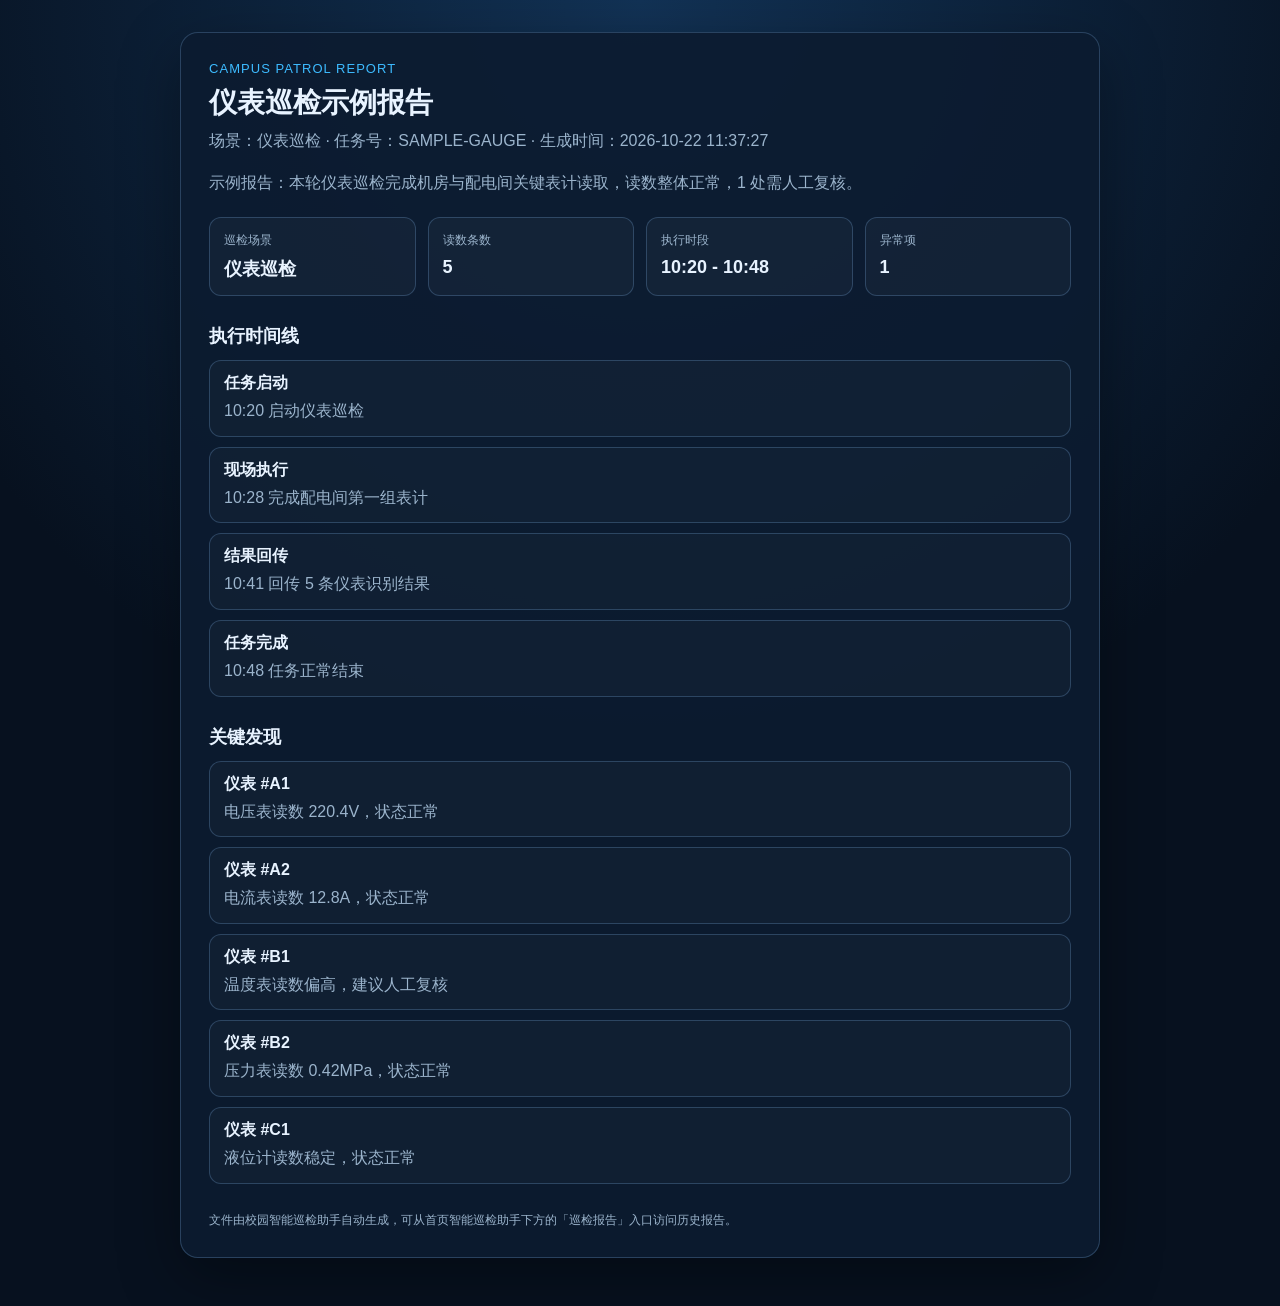
<file: report/sample-gauge.html>
<!DOCTYPE html>
<html lang="zh-CN">
<head>
  <meta charset="UTF-8" />
  <meta name="viewport" content="width=device-width, initial-scale=1.0" />
  <title>仪表巡检示例报告</title>
  <style>
    :root {
      color-scheme: dark;
      --bg: #07111f;
      --card: rgba(12, 28, 48, 0.92);
      --line: rgba(120, 170, 220, 0.28);
      --text: #e8f3ff;
      --muted: #9bb4cc;
      --accent: #3dbbff;
    }
    * { box-sizing: border-box; }
    body {
      margin: 0;
      font-family: "Segoe UI", "PingFang SC", "Microsoft YaHei", sans-serif;
      background: radial-gradient(circle at top, #123255 0%, var(--bg) 55%);
      color: var(--text);
      padding: 32px 18px 48px;
    }
    .wrap {
      max-width: 920px;
      margin: 0 auto;
      background: var(--card);
      border: 1px solid var(--line);
      border-radius: 18px;
      padding: 28px;
      box-shadow: 0 20px 60px rgba(0, 0, 0, 0.35);
    }
    .eyebrow {
      color: var(--accent);
      font-size: 13px;
      letter-spacing: 0.08em;
      text-transform: uppercase;
    }
    h1 {
      margin: 8px 0 6px;
      font-size: 28px;
    }
    .meta, .summary, li span {
      color: var(--muted);
      line-height: 1.6;
    }
    .metrics {
      display: grid;
      grid-template-columns: repeat(auto-fit, minmax(160px, 1fr));
      gap: 12px;
      margin: 22px 0;
    }
    .metric {
      border: 1px solid var(--line);
      border-radius: 12px;
      padding: 14px;
      background: rgba(255,255,255,0.03);
    }
    .metric span {
      display: block;
      color: var(--muted);
      font-size: 12px;
      margin-bottom: 8px;
    }
    .metric strong {
      font-size: 18px;
    }
    h2 {
      margin: 28px 0 12px;
      font-size: 18px;
    }
    ul {
      list-style: none;
      padding: 0;
      margin: 0;
      display: grid;
      gap: 10px;
    }
    li {
      border: 1px solid var(--line);
      border-radius: 12px;
      padding: 12px 14px;
      background: rgba(255,255,255,0.025);
      display: grid;
      gap: 4px;
    }
    .footer {
      margin-top: 28px;
      font-size: 12px;
      color: var(--muted);
    }
  </style>
</head>
<body>
  <div class="wrap">
    <div class="eyebrow">Campus Patrol Report</div>
    <h1>仪表巡检示例报告</h1>
    <div class="meta">场景：仪表巡检 · 任务号：SAMPLE-GAUGE · 生成时间：2026-10-22 11:37:27</div>
    <p class="summary">示例报告：本轮仪表巡检完成机房与配电间关键表计读取，读数整体正常，1 处需人工复核。</p>
    <div class="metrics"><div class='metric'><span>巡检场景</span><strong>仪表巡检</strong></div><div class='metric'><span>读数条数</span><strong>5</strong></div><div class='metric'><span>执行时段</span><strong>10:20 - 10:48</strong></div><div class='metric'><span>异常项</span><strong>1</strong></div></div>
    <h2>执行时间线</h2>
    <ul><li><strong>任务启动</strong><span>10:20 启动仪表巡检</span></li><li><strong>现场执行</strong><span>10:28 完成配电间第一组表计</span></li><li><strong>结果回传</strong><span>10:41 回传 5 条仪表识别结果</span></li><li><strong>任务完成</strong><span>10:48 任务正常结束</span></li></ul>
    <h2>关键发现</h2>
    <ul><li><strong>仪表 #A1</strong><span>电压表读数 220.4V，状态正常</span></li><li><strong>仪表 #A2</strong><span>电流表读数 12.8A，状态正常</span></li><li><strong>仪表 #B1</strong><span>温度表读数偏高，建议人工复核</span></li><li><strong>仪表 #B2</strong><span>压力表读数 0.42MPa，状态正常</span></li><li><strong>仪表 #C1</strong><span>液位计读数稳定，状态正常</span></li></ul>
    <div class="footer">文件由校园智能巡检助手自动生成，可从首页智能巡检助手下方的「巡检报告」入口访问历史报告。</div>
  </div>
</body>
</html>
</file>
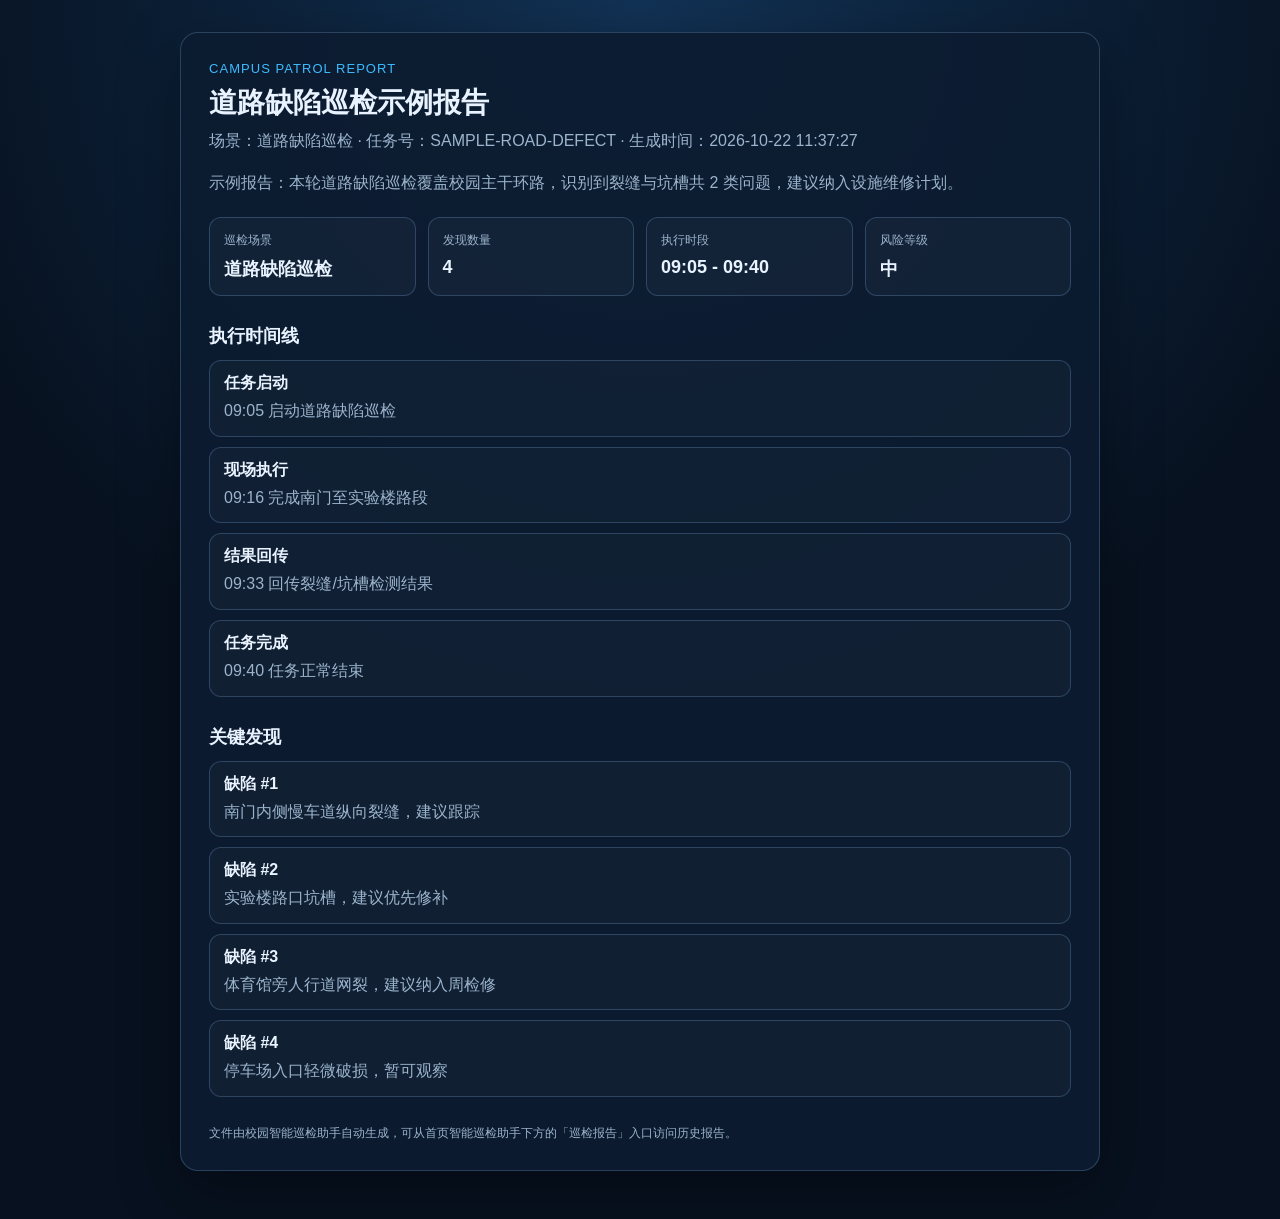
<file: report/sample-road-defect.html>
<!DOCTYPE html>
<html lang="zh-CN">
<head>
  <meta charset="UTF-8" />
  <meta name="viewport" content="width=device-width, initial-scale=1.0" />
  <title>道路缺陷巡检示例报告</title>
  <style>
    :root {
      color-scheme: dark;
      --bg: #07111f;
      --card: rgba(12, 28, 48, 0.92);
      --line: rgba(120, 170, 220, 0.28);
      --text: #e8f3ff;
      --muted: #9bb4cc;
      --accent: #3dbbff;
    }
    * { box-sizing: border-box; }
    body {
      margin: 0;
      font-family: "Segoe UI", "PingFang SC", "Microsoft YaHei", sans-serif;
      background: radial-gradient(circle at top, #123255 0%, var(--bg) 55%);
      color: var(--text);
      padding: 32px 18px 48px;
    }
    .wrap {
      max-width: 920px;
      margin: 0 auto;
      background: var(--card);
      border: 1px solid var(--line);
      border-radius: 18px;
      padding: 28px;
      box-shadow: 0 20px 60px rgba(0, 0, 0, 0.35);
    }
    .eyebrow {
      color: var(--accent);
      font-size: 13px;
      letter-spacing: 0.08em;
      text-transform: uppercase;
    }
    h1 {
      margin: 8px 0 6px;
      font-size: 28px;
    }
    .meta, .summary, li span {
      color: var(--muted);
      line-height: 1.6;
    }
    .metrics {
      display: grid;
      grid-template-columns: repeat(auto-fit, minmax(160px, 1fr));
      gap: 12px;
      margin: 22px 0;
    }
    .metric {
      border: 1px solid var(--line);
      border-radius: 12px;
      padding: 14px;
      background: rgba(255,255,255,0.03);
    }
    .metric span {
      display: block;
      color: var(--muted);
      font-size: 12px;
      margin-bottom: 8px;
    }
    .metric strong {
      font-size: 18px;
    }
    h2 {
      margin: 28px 0 12px;
      font-size: 18px;
    }
    ul {
      list-style: none;
      padding: 0;
      margin: 0;
      display: grid;
      gap: 10px;
    }
    li {
      border: 1px solid var(--line);
      border-radius: 12px;
      padding: 12px 14px;
      background: rgba(255,255,255,0.025);
      display: grid;
      gap: 4px;
    }
    .footer {
      margin-top: 28px;
      font-size: 12px;
      color: var(--muted);
    }
  </style>
</head>
<body>
  <div class="wrap">
    <div class="eyebrow">Campus Patrol Report</div>
    <h1>道路缺陷巡检示例报告</h1>
    <div class="meta">场景：道路缺陷巡检 · 任务号：SAMPLE-ROAD-DEFECT · 生成时间：2026-10-22 11:37:27</div>
    <p class="summary">示例报告：本轮道路缺陷巡检覆盖校园主干环路，识别到裂缝与坑槽共 2 类问题，建议纳入设施维修计划。</p>
    <div class="metrics"><div class='metric'><span>巡检场景</span><strong>道路缺陷巡检</strong></div><div class='metric'><span>发现数量</span><strong>4</strong></div><div class='metric'><span>执行时段</span><strong>09:05 - 09:40</strong></div><div class='metric'><span>风险等级</span><strong>中</strong></div></div>
    <h2>执行时间线</h2>
    <ul><li><strong>任务启动</strong><span>09:05 启动道路缺陷巡检</span></li><li><strong>现场执行</strong><span>09:16 完成南门至实验楼路段</span></li><li><strong>结果回传</strong><span>09:33 回传裂缝/坑槽检测结果</span></li><li><strong>任务完成</strong><span>09:40 任务正常结束</span></li></ul>
    <h2>关键发现</h2>
    <ul><li><strong>缺陷 #1</strong><span>南门内侧慢车道纵向裂缝，建议跟踪</span></li><li><strong>缺陷 #2</strong><span>实验楼路口坑槽，建议优先修补</span></li><li><strong>缺陷 #3</strong><span>体育馆旁人行道网裂，建议纳入周检修</span></li><li><strong>缺陷 #4</strong><span>停车场入口轻微破损，暂可观察</span></li></ul>
    <div class="footer">文件由校园智能巡检助手自动生成，可从首页智能巡检助手下方的「巡检报告」入口访问历史报告。</div>
  </div>
</body>
</html>
</file>
<file: frontend/css/styles.css>
@import url("https://fonts.googleapis.com/css2?family=Open+Sans:wght@400;600;700&family=Rajdhani:wght@500;600;700&family=Noto+Sans+SC:wght@400;500;600&display=swap");

:root {
  color-scheme: dark;
  --bg: #02050d;
  --panel: rgba(7, 11, 22, 0.92);
  --panel-border: rgba(0, 224, 255, 0.18);
  --panel-strong: rgba(0, 224, 255, 0.35);
  --accent: #25f6ff;
  --accent-strong: #00c2ff;
  --success: #21f6a2;
  --warning: #f4b13b;
  --danger: #ff7b2c;
  --text: #f4fbff;
  --muted: #7d93a9;
  --shadow: 0 22px 50px rgba(1, 6, 16, 0.7);
  --glow: 0 0 18px rgba(0, 224, 255, 0.35);
  --heading-font: "Rajdhani", "Open Sans", "Noto Sans SC", sans-serif;
}

* {
  box-sizing: border-box;
  margin: 0;
  padding: 0;
  font-family: "Open Sans", "Noto Sans SC", "Microsoft Yahei", sans-serif;
}

body {
  background: var(--bg);
  color: var(--text);
  min-height: 100vh;
  position: relative;
  overflow-x: hidden;
}

/* 动态背景容器 */
body::before {
  content: '';
  position: fixed;
  top: 0;
  left: 0;
  right: 0;
  bottom: 0;
  background:
    radial-gradient(circle at 50% -10%, rgba(0, 224, 255, 0.15), transparent 45%),
    radial-gradient(circle at 20% 15%, rgba(0, 194, 255, 0.1), transparent 40%),
    radial-gradient(circle at 80% 20%, rgba(0, 224, 255, 0.08), transparent 35%);
  pointer-events: none;
  z-index: -2;
}

/* 动态粒子背景 */
.particles-bg {
  position: fixed;
  top: 0;
  left: 0;
  width: 100%;
  height: 100%;
  pointer-events: none;
  z-index: -1;
  overflow: hidden;
}

.particle {
  position: absolute;
  width: 2px;
  height: 2px;
  background: rgba(37, 246, 255, 0.6);
  border-radius: 50%;
  animation: float-particle linear infinite;
  box-shadow: 0 0 6px rgba(37, 246, 255, 0.8);
}

@keyframes float-particle {
  0% {
    transform: translateY(100vh) translateX(0);
    opacity: 0;
  }
  10% {
    opacity: 1;
  }
  90% {
    opacity: 1;
  }
  100% {
    transform: translateY(-100px) translateX(100px);
    opacity: 0;
  }
}

/* 流动光线效果 */
.light-beam {
  position: fixed;
  width: 1px;
  height: 200px;
  background: linear-gradient(180deg, transparent, rgba(37, 246, 255, 0.4), transparent);
  animation: beam-flow 8s linear infinite;
  pointer-events: none;
  z-index: -1;
}

@keyframes beam-flow {
  0% {
    transform: translateY(-200px) rotate(15deg);
    opacity: 0;
  }
  20% {
    opacity: 1;
  }
  80% {
    opacity: 1;
  }
  100% {
    transform: translateY(100vh) rotate(15deg);
    opacity: 0;
  }
}

/* 网格背景动画 */
.grid-bg {
  position: fixed;
  top: 0;
  left: 0;
  width: 100%;
  height: 100%;
  background-image:
    linear-gradient(rgba(37, 246, 255, 0.03) 1px, transparent 1px),
    linear-gradient(90deg, rgba(37, 246, 255, 0.03) 1px, transparent 1px);
  background-size: 50px 50px;
  animation: grid-move 20s linear infinite;
  pointer-events: none;
  z-index: -1;
}

@keyframes grid-move {
  0% {
    transform: perspective(500px) rotateX(60deg) translateY(0);
  }
  100% {
    transform: perspective(500px) rotateX(60deg) translateY(50px);
  }
}

/* 脉冲圆环效果 */
.pulse-ring-bg {
  position: fixed;
  top: 50%;
  left: 50%;
  width: 800px;
  height: 800px;
  transform: translate(-50%, -50%);
  pointer-events: none;
  z-index: -1;
}

.pulse-ring-bg::before,
.pulse-ring-bg::after {
  content: '';
  position: absolute;
  top: 50%;
  left: 50%;
  width: 100%;
  height: 100%;
  border: 1px solid rgba(37, 246, 255, 0.1);
  border-radius: 50%;
  transform: translate(-50%, -50%);
  animation: pulse-expand 6s ease-out infinite;
}

.pulse-ring-bg::after {
  animation-delay: 3s;
}

@keyframes pulse-expand {
  0% {
    width: 200px;
    height: 200px;
    opacity: 0.5;
  }
  100% {
    width: 100%;
    height: 100%;
    opacity: 0;
  }
}

/* 扫描线效果 */
.scan-line {
  position: fixed;
  top: 0;
  left: 0;
  width: 100%;
  height: 2px;
  background: linear-gradient(90deg, transparent, rgba(37, 246, 255, 0.5), transparent);
  animation: scan 4s linear infinite;
  pointer-events: none;
  z-index: -1;
}

@keyframes scan {
  0% {
    top: 0;
    opacity: 0;
  }
  10% {
    opacity: 1;
  }
  90% {
    opacity: 1;
  }
  100% {
    top: 100%;
    opacity: 0;
  }
}

.screen {
  max-width: 1920px;
  margin: 0 auto;
  padding: 20px 26px 26px;
  min-height: 100vh;
  display: flex;
  flex-direction: column;
  gap: 16px;
}

.pages {
  flex: 1;
  display: flex;
  flex-direction: column;
  gap: 16px;
}

.page {
  display: none;
  flex-direction: column;
  gap: 16px;
  flex: 1;
}

.page.is-active {
  display: flex;
}

.topbar {
  display: grid;
  grid-template-columns: minmax(220px, 300px) minmax(0, 1fr) minmax(180px, 300px);
  align-items: center;
  gap: 12px;
  padding: 12px 20px;
  border: 1px solid var(--panel-border);
  border-radius: 18px;
  background: linear-gradient(180deg, rgba(7, 11, 22, 0.9), rgba(7, 11, 22, 0.6));
  box-shadow: var(--shadow);
  position: relative;
  z-index: 10;
  overflow: visible;
}

.topbar::after {
  content: "";
  position: absolute;
  inset: 0;
  background: linear-gradient(90deg, rgba(0, 224, 255, 0.12), transparent 40%, rgba(0, 224, 255, 0.12));
  opacity: 0.5;
  pointer-events: none;
}

.logo {
  display: flex;
  gap: 14px;
  align-items: center;
}

.logo-mark {
  width: 46px;
  height: 46px;
  object-fit: contain;
  filter: drop-shadow(0 0 10px rgba(0, 224, 255, 0.6));
}

.logo-row {
  display: flex;
  align-items: center;
  gap: 8px;
}

.logo-word-text {
  font-size: 28px;
  font-weight: 700;
  letter-spacing: 6px;
  color: #f4fbff;
  text-shadow: 0 0 12px rgba(37, 246, 255, 0.4);
}

.logo-beta-text {
  font-size: 11px;
  padding: 4px 10px;
  border: 1px solid rgba(37, 246, 255, 0.4);
  border-radius: 10px;
  color: var(--accent);
  box-shadow: 0 0 12px rgba(0, 224, 255, 0.2);
}

.logo-title {
  font-size: 18px;
  font-weight: 600;
  letter-spacing: 0.8px;
}

.logo-sub {
  font-size: 11px;
  color: var(--muted);
  letter-spacing: 1px;
}

.nav {
  display: flex;
  justify-content: center;
  align-items: center;
  flex-wrap: wrap;
  gap: 8px;
  min-width: 0;
}

.nav-item {
  background: transparent;
  border: 1px solid transparent;
  color: var(--muted);
  padding: 8px 12px;
  border-radius: 10px;
  cursor: pointer;
  transition: all 0.2s ease;
  white-space: nowrap;
  flex: 0 0 auto;
}

.nav-item.is-active,
.nav-item:hover {
  color: var(--text);
  border-color: rgba(0, 224, 255, 0.4);
  background: rgba(0, 224, 255, 0.12);
  box-shadow: 0 0 12px rgba(0, 224, 255, 0.25);
}

.status {
  display: flex;
  gap: 18px;
  justify-content: flex-end;
  font-size: 12px;
}

.status-item {
  text-align: right;
}

.status-item.weather {
  display: flex;
  align-items: center;
  gap: 10px;
  text-align: left;
}

.weather-icon {
  position: relative;
  width: 52px;
  height: 40px;
}

.weather-icon img {
  position: absolute;
  inset: 0;
  width: 100%;
  height: 100%;
  object-fit: contain;
  opacity: 0.9;
}

.weather-icon .rain {
  opacity: 0.7;
  transform: translateY(6px);
}

.status-label {
  color: var(--muted);
  font-size: 11px;
}

.status-value {
  font-weight: 600;
}

.profile-id,
.profile-name,
.stat-value,
.bottom-value,
.logo-word-text,
.logo-beta-text {
  font-family: var(--heading-font);
  letter-spacing: 0.04em;
}

.layout {
  display: grid;
  grid-template-columns: 360px 1fr 360px;
  gap: 16px;
  flex: 1;
  align-items: stretch;
}

.panel {
  display: flex;
  flex-direction: column;
  gap: 14px;
  min-height: 0;
}

.panel.center,
.panel.right {
  height: 100%;
}

.card {
  background: var(--panel);
  border: 1px solid var(--panel-border);
  border-radius: 16px;
  padding: 16px;
  box-shadow: var(--shadow);
  position: relative;
}

.card::before {
  content: "";
  position: absolute;
  top: 0;
  left: 16px;
  right: 16px;
  height: 2px;
  background: linear-gradient(90deg, transparent, var(--accent), transparent);
  opacity: 0.6;
}

.card-title {
  font-size: 13px;
  font-weight: 600;
  color: var(--accent);
  margin-bottom: 10px;
  letter-spacing: 0.8px;
}

.card-title-split {
  display: flex;
  align-items: center;
  justify-content: space-between;
  gap: 12px;
}

.card-title-tag {
  display: inline-flex;
  align-items: center;
  justify-content: center;
  min-width: 74px;
  padding: 4px 10px;
  border-radius: 999px;
  background: rgba(37, 246, 255, 0.1);
  border: 1px solid rgba(37, 246, 255, 0.26);
  color: #d9fdff;
  font-size: 11px;
  letter-spacing: 0.12em;
  text-transform: uppercase;
}

.card-title-tag.is-filtered {
  cursor: pointer;
  border-color: rgba(37, 246, 255, 0.45);
  background: rgba(37, 246, 255, 0.2);
}

.card-title-tag.is-filtered:hover {
  background: rgba(37, 246, 255, 0.28);
}

.filter-pill-row {
  display: flex;
  flex-wrap: wrap;
  gap: 8px;
  margin: 10px 0 12px;
}

.filter-pill {
  height: 24px;
  padding: 0 10px;
  border-radius: 999px;
  border: 1px solid rgba(0, 224, 255, 0.2);
  background: rgba(3, 10, 22, 0.78);
  color: var(--muted);
  font-size: 11px;
  display: inline-flex;
  align-items: center;
  gap: 6px;
  cursor: pointer;
  transition: border-color 0.2s ease, background 0.2s ease, color 0.2s ease;
}

.filter-pill:hover {
  border-color: rgba(37, 246, 255, 0.32);
  background: rgba(37, 246, 255, 0.08);
  color: var(--text);
}

.filter-pill.is-active {
  border-color: rgba(37, 246, 255, 0.45);
  background: rgba(37, 246, 255, 0.12);
  color: var(--text);
}

.filter-pill-clear {
  border: none;
  background: transparent;
  color: #9edcff;
  font-size: 14px;
  line-height: 1;
  cursor: pointer;
  padding: 0;
}

.filter-picker {
  display: none;
  margin: -4px 0 10px;
  padding: 8px;
  border-radius: 10px;
  border: 1px solid rgba(37, 246, 255, 0.24);
  background: rgba(3, 10, 22, 0.82);
  gap: 8px;
  flex-wrap: wrap;
}

.filter-picker.is-open {
  display: flex;
}

.filter-picker-btn {
  height: 24px;
  padding: 0 10px;
  border-radius: 999px;
  border: 1px solid rgba(0, 224, 255, 0.2);
  background: rgba(7, 17, 35, 0.86);
  color: var(--muted);
  font-size: 11px;
  cursor: pointer;
}

.filter-picker-btn:hover,
.filter-picker-btn.is-active {
  border-color: rgba(37, 246, 255, 0.42);
  background: rgba(37, 246, 255, 0.14);
  color: var(--text);
}

.figma-card {
  padding: 10px 12px 12px;
  overflow: hidden;
}

.figma-card::before {
  left: 12px;
  right: 12px;
}

.figma-title {
  display: flex;
  align-items: center;
  gap: 8px;
  font-size: 13px;
  color: #d6f6ff;
  letter-spacing: 0.6px;
}

.figma-title-icon {
  width: 18px;
  height: 18px;
  border: 1px solid rgba(37, 246, 255, 0.7);
  border-radius: 4px;
  position: relative;
  box-shadow: 0 0 10px rgba(0, 224, 255, 0.35);
}

.figma-title-icon::after {
  content: "";
  position: absolute;
  width: 6px;
  height: 6px;
  left: 6px;
  top: 6px;
  background: var(--accent);
  border-radius: 2px;
}

.figma-title-meta,
.figma-title-total {
  margin-left: auto;
  font-size: 11px;
  color: rgba(255, 255, 255, 0.7);
}

.bim-summary {
  position: relative;
  height: 209px;
  margin-top: 8px;
}

.bim-summary-wrap {
  --bim-scale: 0.78;
  position: relative;
  height: calc(209px * var(--bim-scale));
  margin-top: 6px;
  overflow: hidden;
}

.bim-summary-wrap .bim-summary {
  width: 409px;
  height: 209px;
  margin-top: 0;
  transform: scale(var(--bim-scale));
  transform-origin: top left;
}

.bim-summary img {
  display: block;
}

.bim-gauge-ring {
  position: absolute;
  left: 0;
  top: 0;
  width: 213px;
  height: 213px;
}

.bim-gauge-arrow {
  position: absolute;
  left: -8px;
  top: 6px;
  width: 60px;
  height: 60px;
}

.bim-gauge-center {
  position: absolute;
  left: 82px;
  top: 62px;
  width: 78px;
  text-align: center;
  color: #ffffff;
}

.bim-gauge-alert {
  font-size: 10px;
  color: #67747e;
}

.bim-gauge-value {
  font-size: 24px;
  font-weight: 700;
  color: #ffffff;
  text-shadow: 0 0 8px rgba(37, 246, 255, 0.6);
  margin: 2px auto 4px;
  display: block;
  text-align: center;
}

.bim-gauge-title {
  font-size: 10px;
}

.bim-gauge-level {
  font-size: 9px;
  color: #f8c306;
  margin-top: 2px;
}

.bim-gauge-plus {
  width: 6px;
  height: 6px;
  margin: 6px auto 0;
}

.bim-kpi-wrap {
  position: absolute;
  left: 202px;
  top: 25px;
  width: 204px;
  height: 72px;
  display: grid;
  grid-template-columns: 1fr 1fr;
  gap: 8px;
  padding: 6px 8px;
  border-top: 1px solid rgba(106, 139, 157, 0.6);
  border-bottom: 1px solid rgba(106, 139, 157, 0.6);
}

.bim-kpi {
  position: relative;
  padding-left: 12px;
  color: #ffffff;
}

.bim-kpi-value {
  font-size: 16px;
  font-weight: 700;
  color: #ffffff;
  text-shadow: 0 0 6px rgba(37, 246, 255, 0.5);
  margin-bottom: 4px;
  display: block;
}

.bim-kpi-label {
  font-size: 12px;
}

.bim-kpi-sub {
  font-size: 8px;
  color: rgba(255, 255, 255, 0.7);
}

.bim-kpi-bar {
  position: absolute;
  left: 0;
  top: 22px;
  width: 6px;
  height: 24px;
  border: 1px solid rgba(255, 255, 255, 0.7);
}

.bim-kpi.forecast .bim-kpi-bar {
  border-color: #06f7a1;
  box-shadow: inset 0 0 0 2px rgba(6, 247, 161, 0.3);
}

.bim-kpi.actual .bim-kpi-bar {
  border-color: rgba(255, 255, 255, 0.8);
}

.bim-badge {
  position: absolute;
  width: 37px;
  height: 37px;
}

.bim-badge img {
  position: absolute;
  inset: 0;
  width: 100%;
  height: 100%;
}

.bim-badge .badge-num {
  position: absolute;
  left: 50%;
  top: 50%;
  transform: translate(-50%, -50%);
  font-size: 14px;
  font-weight: 700;
  color: #ffffff;
  text-shadow: 0 0 6px rgba(37, 246, 255, 0.5);
}

.badge-25 {
  left: 200px;
  top: 109px;
}

.badge-20 {
  left: 200px;
  top: 151px;
}

.bim-strip {
  position: absolute;
  left: 240px;
  width: 169px;
  height: 36px;
  display: flex;
  align-items: center;
  justify-content: space-between;
  padding: 0 12px;
  background: rgba(0, 0, 0, 0.4);
  border: 1px solid rgba(0, 224, 255, 0.12);
  color: #ffffff;
  font-size: 12px;
}

.strip-1 {
  top: 110px;
}

.strip-2 {
  top: 152px;
}

.strip-value {
  color: #18fefe;
  font-weight: 600;
}

.bim-chart {
  position: relative;
  height: 230px;
  margin-top: 6px;
}

.bim-tabs {
  display: flex;
  gap: 8px;
}

.bim-tab {
  position: relative;
  width: 132px;
  height: 44px;
  background: rgba(0, 0, 0, 0.4);
  border: 1px solid rgba(0, 224, 255, 0.15);
  border-radius: 6px;
  color: rgba(255, 255, 255, 0.8);
  font-size: 13px;
  text-align: left;
  padding-left: 44px;
  cursor: pointer;
  transition: all 0.3s ease;
}

.bim-tab:hover {
  border-color: rgba(0, 224, 255, 0.3);
  background: rgba(0, 0, 0, 0.6);
  transform: translateY(-2px);
}

.bim-tab.is-active {
  color: #ffffff;
  box-shadow: 0 0 16px rgba(0, 224, 255, 0.25);
  border-color: rgba(0, 224, 255, 0.4);
}

.bim-tab .tab-bg {
  position: absolute;
  inset: 0;
  width: 100%;
  height: 100%;
  opacity: 0.9;
}

.bim-tab .tab-icon {
  position: absolute;
  left: 10px;
  top: 10px;
  width: 24px;
  height: 24px;
}

.bim-tab span {
  position: relative;
  z-index: 1;
}

.bim-chart-canvas {
  position: absolute;
  left: 0;
  right: 0;
  top: 58px;
  bottom: 0;
  transition: opacity 0.2s ease;
}

.chart-grid {
  position: absolute;
  left: 39px;
  top: 17px;
  width: 371px;
  height: 144px;
  opacity: 0.85;
}

.chart-line {
  position: absolute;
  left: 39px;
  width: 370px;
}

.chart-line.line-1 {
  top: 17px;
  height: 143px;
}

.chart-line.line-2 {
  top: 55px;
  height: 105px;
  opacity: 0.8;
}

.chart-caret {
  position: absolute;
  left: 342px;
  top: 5px;
  width: 13px;
  height: 156px;
}

.chart-y {
  position: absolute;
  left: 0;
  top: 0;
  height: 160px;
  display: flex;
  flex-direction: column;
  justify-content: space-between;
  font-size: 10px;
  color: rgba(255, 255, 255, 0.7);
}

.chart-y .unit {
  color: #ffffff;
}

.chart-x {
  position: absolute;
  left: 56px;
  right: 0;
  bottom: -2px;
  display: flex;
  justify-content: space-between;
  font-size: 10px;
  color: #b3b5b7;
  padding-right: 6px;
}

.bim-table {
  margin-top: 6px;
  display: grid;
  gap: 5px;
}

.bim-table-summary {
  position: relative;
  display: grid;
  grid-template-columns: repeat(3, 1fr);
  gap: 0;
  background: rgba(0, 0, 0, 0.4);
  border: 1px solid rgba(0, 224, 255, 0.15);
  border-radius: 10px;
  padding: 10px 8px;
}

.summary-item {
  position: relative;
  padding-left: 44px;
  min-height: 40px;
}

.summary-item + .summary-item {
  border-left: 1px solid rgba(0, 224, 255, 0.15);
}

.summary-icon {
  position: absolute;
  left: 8px;
  top: 4px;
  width: 24px;
  height: 24px;
}

.summary-label {
  font-size: 10px;
  color: rgba(255, 255, 255, 0.7);
}

.summary-value {
  font-size: 14px;
  font-weight: 700;
  color: #18fefe;
  text-shadow: 0 0 6px rgba(24, 254, 254, 0.5);
  display: block;
  margin: 4px 0;
}

.summary-trend {
  width: 11px;
  height: 8px;
}

.table-line {
  position: absolute;
  left: 0;
  width: 100%;
  height: 1px;
  opacity: 0.7;
}

.table-line-top {
  top: 0;
}

.table-line-bottom {
  bottom: 0;
}

.table-line-v {
  position: absolute;
  top: 10px;
  width: 1px;
  height: 42px;
  opacity: 0.6;
}

.table-line-v.v1 {
  left: calc(33.33% + 4px);
}

.table-line-v.v2 {
  left: calc(66.66% + 4px);
}

.bim-table-header,
.bim-table-row {
  display: grid;
  grid-template-columns: 1.2fr 0.6fr 0.6fr 1fr;
  align-items: center;
  gap: 10px;
  padding: 5px 10px;
  font-size: 12px;
}

.bim-table-header {
  background: rgba(70, 70, 70, 0.35);
  color: rgba(255, 255, 255, 0.7);
  border-radius: 8px;
}

.bim-table-header .status {
  text-align: right;
}

.bim-table-row {
  color: rgba(255, 255, 255, 0.7);
  border-bottom: 1px solid rgba(255, 255, 255, 0.05);
}

.bim-table-row.muted {
  background: rgba(48, 48, 48, 0.4);
}

.bim-table-row.alert {
  background: rgba(254, 52, 24, 0.25);
  color: #ffffff;
}

.bim-table-row.alert .status {
  background: #ff483d;
  color: #ffffff;
  padding: 2px 6px;
  border-radius: 6px;
  text-align: center;
}

.rank-table {
  display: grid;
  gap: 8px;
  font-size: 12px;
}

.category-pie-wrap {
  display: grid;
  grid-template-columns: 116px 1fr;
  gap: 14px;
  align-items: center;
  margin-bottom: 12px;
}

.category-pie {
  width: 116px;
  height: 116px;
  border-radius: 50%;
  position: relative;
  border: 1px solid rgba(0, 224, 255, 0.16);
  box-shadow: inset 0 0 20px rgba(0, 194, 255, 0.18);
}

.category-pie::before {
  content: '';
  position: absolute;
  inset: 23px;
  border-radius: 50%;
  background: rgba(5, 12, 24, 0.95);
  border: 1px solid rgba(0, 224, 255, 0.14);
}

.category-pie > span {
  position: absolute;
  inset: 0;
  display: flex;
  align-items: center;
  justify-content: center;
  font-size: 18px;
  font-weight: 700;
  z-index: 1;
  color: #e7fbff;
}

.category-legend {
  display: grid;
  gap: 8px;
}

.category-legend-item {
  display: flex;
  align-items: center;
  justify-content: space-between;
  gap: 8px;
  font-size: 12px;
  color: var(--text);
}

.category-legend-btn {
  width: 100%;
  display: flex;
  align-items: center;
  justify-content: space-between;
  gap: 8px;
  background: transparent;
  border: 1px solid transparent;
  color: inherit;
  border-radius: 8px;
  padding: 4px 6px;
  cursor: pointer;
  text-align: left;
}

.category-legend-btn:hover {
  border-color: rgba(37, 246, 255, 0.25);
  background: rgba(37, 246, 255, 0.08);
}

.category-legend-btn.is-active {
  border-color: rgba(37, 246, 255, 0.35);
  background: rgba(37, 246, 255, 0.14);
}

.category-legend-left {
  display: inline-flex;
  align-items: center;
  gap: 8px;
}

.category-legend-dot {
  width: 8px;
  height: 8px;
  border-radius: 50%;
}

.category-legend-ratio {
  color: var(--muted);
  font-size: 11px;
}


.rank-header,
.rank-row {
  display: grid;
  grid-template-columns: 1.3fr 0.7fr 0.6fr 0.4fr;
  align-items: center;
  gap: 8px;
}

.rank-header {
  color: var(--muted);
  font-size: 11px;
  padding-bottom: 6px;
  border-bottom: 1px solid rgba(0, 224, 255, 0.15);
}

.rank-row {
  padding: 6px 0;
  border-bottom: 1px dashed rgba(0, 224, 255, 0.1);
}

.rank-row:last-child {
  border-bottom: none;
}

.risk {
  padding: 2px 8px;
  border-radius: 999px;
  font-size: 11px;
  text-align: center;
}

.risk.high {
  background: rgba(255, 123, 44, 0.18);
  color: var(--danger);
}

.risk.medium {
  background: rgba(244, 177, 59, 0.18);
  color: var(--warning);
}

.risk.low {
  background: rgba(33, 246, 162, 0.15);
  color: var(--success);
}

.up {
  color: var(--success);
}

.down {
  color: var(--danger);
}

.trend-metrics {
  display: grid;
  grid-template-columns: repeat(3, 1fr);
  gap: 10px;
  margin-bottom: 12px;
}

.metric {
  background: rgba(3, 10, 22, 0.8);
  border: 1px solid rgba(0, 224, 255, 0.15);
  border-radius: 10px;
  padding: 8px 10px;
  text-align: center;
  box-shadow: inset 0 0 0 1px rgba(255, 255, 255, 0.02);
}

.metric-label {
  font-size: 11px;
  color: var(--muted);
}

.metric-value {
  font-size: 18px;
  font-weight: 600;
}

.bar-chart {
  display: grid;
  grid-template-columns: repeat(7, 1fr);
  align-items: end;
  gap: 8px;
  height: 120px;
}

.bar {
  height: var(--h);
  background: linear-gradient(180deg, rgba(37, 246, 255, 0.95), rgba(0, 194, 255, 0.15));
  border-radius: 6px 6px 0 0;
  box-shadow: 0 0 12px rgba(0, 224, 255, 0.2);
}

.chart-legend {
  margin-top: 8px;
  display: grid;
  grid-template-columns: repeat(7, 1fr);
  font-size: 10px;
  color: var(--muted);
  text-align: center;
}

.chips {
  display: flex;
  flex-wrap: wrap;
  gap: 8px;
}

.chip {
  border: 1px solid rgba(0, 224, 255, 0.15);
  padding: 6px 10px;
  border-radius: 999px;
  font-size: 11px;
  color: var(--text);
}

.status-funnel {
  display: grid;
  gap: 8px;
}

.funnel-row {
  display: grid;
  grid-template-columns: 70px 1fr 42px;
  align-items: center;
  gap: 8px;
  border: 1px solid rgba(0, 224, 255, 0.14);
  background: rgba(3, 10, 22, 0.72);
  border-radius: 10px;
  padding: 8px 10px;
  color: var(--text);
  cursor: pointer;
}

.funnel-row.is-active {
  border-color: rgba(37, 246, 255, 0.45);
  background: rgba(37, 246, 255, 0.12);
}

.funnel-label {
  font-size: 12px;
  color: var(--muted);
}

.funnel-track {
  height: 8px;
  border-radius: 999px;
  background: rgba(125, 147, 169, 0.2);
  overflow: hidden;
}

.funnel-fill {
  display: block;
  height: 100%;
  border-radius: 999px;
  background: linear-gradient(90deg, rgba(37, 246, 255, 0.85), rgba(158, 255, 0, 0.75));
}

.funnel-count {
  text-align: right;
  font-size: 13px;
  font-weight: 600;
}

.hourly-bars {
  display: grid;
  grid-template-columns: repeat(24, 1fr);
  align-items: end;
  gap: 4px;
  height: 78px;
}

.hour-bar {
  height: var(--h);
  border: 1px solid rgba(0, 224, 255, 0.12);
  border-radius: 4px 4px 0 0;
  background: linear-gradient(180deg, rgba(37, 246, 255, 0.82), rgba(37, 246, 255, 0.2));
  position: relative;
  cursor: pointer;
  padding: 0;
}

.hour-bar.is-active {
  border-color: rgba(37, 246, 255, 0.5);
  background: linear-gradient(180deg, rgba(158, 255, 0, 0.86), rgba(158, 255, 0, 0.25));
}

.hour-bar span {
  position: absolute;
  top: -14px;
  left: 50%;
  transform: translateX(-50%);
  font-size: 9px;
  color: var(--muted);
}

.hourly-legend {
  margin-top: 8px;
  display: grid;
  grid-template-columns: repeat(5, 1fr);
  font-size: 10px;
  color: var(--muted);
  text-align: center;
}

.hotspot-rank {
  display: grid;
  gap: 8px;
}

.hotspot-row {
  display: flex;
  align-items: center;
  justify-content: space-between;
  border: 1px solid rgba(0, 224, 255, 0.14);
  background: rgba(3, 10, 22, 0.72);
  color: var(--text);
  border-radius: 10px;
  padding: 8px 10px;
  cursor: pointer;
}

.hotspot-row:hover {
  border-color: rgba(37, 246, 255, 0.4);
  background: rgba(37, 246, 255, 0.12);
}

.hotspot-name {
  font-size: 12px;
  color: var(--text);
  max-width: 220px;
  overflow: hidden;
  text-overflow: ellipsis;
  white-space: nowrap;
}

.hotspot-count {
  font-size: 13px;
  font-weight: 600;
  color: #25f6ff;
}

.map-card {
  flex: 1;
  display: flex;
  flex-direction: column;
  min-height: 0;
}

.map {
  position: relative;
  flex: 1;
  min-height: 520px;
  border-radius: 14px;
  background: rgba(2, 6, 18, 0.9);
  overflow: hidden;
}

.map-command-panel {
  position: absolute;
  top: 18px;
  left: 18px;
  z-index: 1002;
  width: min(420px, calc(100% - 340px));
  max-height: calc(100% - 36px);
  overflow: auto;
  padding: 14px 16px;
  border-radius: 16px;
  border: 1px solid rgba(37, 246, 255, 0.18);
  background:
    linear-gradient(135deg, rgba(37, 246, 255, 0.12), transparent 46%),
    rgba(4, 10, 22, 0.88);
  backdrop-filter: blur(10px);
  box-shadow: 0 18px 40px rgba(0, 0, 0, 0.28);
}

.map-command-head {
  display: flex;
  align-items: flex-start;
  justify-content: space-between;
  gap: 16px;
  margin-bottom: 12px;
}

.map-command-actions {
  display: flex;
  align-items: center;
  gap: 8px;
}

.map-command-toggle {
  border: 1px solid rgba(37, 246, 255, 0.24);
  background: rgba(7, 17, 35, 0.86);
  color: var(--text);
  padding: 8px 12px;
  border-radius: 10px;
  font-size: 12px;
  cursor: pointer;
}

.map-command-panel.is-collapsed .search-toolbar,
.map-command-panel.is-collapsed .function-buttons {
  display: none;
}

.map-command-panel.is-collapsed {
  width: min(300px, calc(100% - 360px));
}

.map-command-eyebrow {
  font-size: 11px;
  letter-spacing: 0.16em;
  text-transform: uppercase;
  color: rgba(125, 147, 169, 0.92);
  margin-bottom: 4px;
}

.map-command-head strong {
  display: block;
  font-family: var(--heading-font);
  font-size: 18px;
  letter-spacing: 0.04em;
}

.map-command-refresh {
  border: 1px solid rgba(37, 246, 255, 0.24);
  background: rgba(37, 246, 255, 0.1);
  color: var(--text);
  padding: 8px 12px;
  border-radius: 10px;
  font-size: 12px;
  cursor: pointer;
  transition: background 0.2s ease, border-color 0.2s ease, color 0.2s ease;
}

.map-command-refresh:hover,
.map-command-refresh:focus-visible {
  background: rgba(37, 246, 255, 0.18);
  border-color: rgba(37, 246, 255, 0.45);
  color: #ffffff;
  outline: none;
}

.leaflet-map-container {
  position: absolute;
  inset: 0;
  width: 100%;
  height: 100%;
  z-index: 1;
}

/* Leaflet 暗色主题覆盖 */
.leaflet-map-container .leaflet-tile-pane {
  filter: brightness(0.6) contrast(1.2) saturate(0.8);
}

/* 高德地图样式 - 不应用滤镜 */
.leaflet-map-container .amap-layers {
  filter: none !important;
}

/* 高德地图容器确保有高度 */
.leaflet-map-container.amap-container {
  position: absolute;
  inset: 0;
  width: 100% !important;
  height: 100% !important;
}

.leaflet-map-container .leaflet-control-attribution {
  display: none;
}

.leaflet-map-container .leaflet-control-zoom {
  border: 1px solid rgba(0, 224, 255, 0.3) !important;
  border-radius: 8px !important;
  overflow: hidden;
  box-shadow: 0 0 12px rgba(0, 224, 255, 0.2);
}

.leaflet-map-container .leaflet-control-zoom a {
  background: rgba(7, 11, 22, 0.9) !important;
  color: var(--accent) !important;
  border: none !important;
  width: 32px !important;
  height: 32px !important;
  line-height: 32px !important;
  font-size: 18px !important;
  font-weight: bold;
}

.leaflet-map-container .leaflet-control-zoom a:hover {
  background: rgba(0, 224, 255, 0.2) !important;
  color: var(--text) !important;
}

/* 自定义标记点样式 */
.custom-marker {
  width: 12px;
  height: 12px;
  border-radius: 50%;
  background: var(--accent);
  box-shadow: 0 0 16px rgba(0, 224, 255, 0.8), 0 0 32px rgba(0, 224, 255, 0.4);
  border: 2px solid rgba(255, 255, 255, 0.8);
  animation: pulse-marker 2s ease-in-out infinite;
}

@keyframes pulse-marker {
  0%, 100% {
    transform: scale(1);
    opacity: 1;
  }
  50% {
    transform: scale(1.3);
    opacity: 0.7;
  }
}

/* 标记点弹窗样式 */
.leaflet-popup-content-wrapper {
  background: rgba(7, 11, 22, 0.95);
  border: 1px solid rgba(0, 224, 255, 0.3);
  border-radius: 8px;
  color: var(--text);
  box-shadow: 0 0 20px rgba(0, 224, 255, 0.3);
}

.leaflet-popup-tip {
  background: rgba(7, 11, 22, 0.95);
  border: 1px solid rgba(0, 224, 255, 0.3);
}

.leaflet-popup-content {
  margin: 8px 12px;
  font-size: 12px;
}

.leaflet-popup-close-button {
  color: var(--accent) !important;
}

/* 自定义控制按钮样式 */
.custom-control-btn {
  transition: all 0.2s ease;
}

.custom-control-btn:hover {
  background: rgba(0, 224, 255, 0.2) !important;
  border-color: rgba(0, 224, 255, 0.6) !important;
  transform: scale(1.05);
  box-shadow: 0 0 12px rgba(0, 224, 255, 0.4);
}

.custom-control-btn:active {
  transform: scale(0.95);
}

/* 地图加载动画 */
.leaflet-map-container {
  animation: fadeIn 0.5s ease-in;
}

@keyframes fadeIn {
  from {
    opacity: 0;
  }
  to {
    opacity: 1;
  }
}

/* 标记点脉冲动画增强 */
.custom-marker {
  position: relative;
}

.custom-marker::before {
  content: '';
  position: absolute;
  inset: -4px;
  border-radius: 50%;
  background: inherit;
  opacity: 0;
  animation: pulse-ring 2s ease-out infinite;
}

@keyframes pulse-ring {
  0% {
    transform: scale(0.8);
    opacity: 0.8;
  }
  100% {
    transform: scale(2);
    opacity: 0;
  }
}

.map-grid {
  display: none;
}

.map-figure {
  display: none;
}

.map-node {
  display: none;
}

.map-glow {
  display: none;
}

.map-overlay {
  position: absolute;
  right: 14px;
  top: 14px;
  display: grid;
  gap: 8px;
  z-index: 1000;
}

.overlay-item {
  min-width: 118px;
  background: rgba(4, 10, 22, 0.74);
  border: 1px solid rgba(0, 224, 255, 0.16);
  border-radius: 10px;
  padding: 8px 10px;
  font-size: 11px;
  backdrop-filter: blur(8px);
}

.overlay-item .label {
  display: block;
  color: var(--muted);
  font-size: 10px;
  margin-bottom: 3px;
}

.overlay-item .value {
  font-family: var(--heading-font);
  font-size: 17px;
  color: #ffffff;
  letter-spacing: 0.03em;
}

.map-focus-card {
  position: absolute;
  left: 14px;
  bottom: 14px;
  z-index: 1001;
  width: min(320px, calc(100% - 28px));
  padding: 12px 14px;
  border-radius: 14px;
  border: 1px solid rgba(255, 123, 44, 0.18);
  background:
    linear-gradient(135deg, rgba(255, 123, 44, 0.12), transparent 55%),
    rgba(4, 10, 22, 0.82);
  box-shadow: 0 14px 28px rgba(0, 0, 0, 0.28);
  backdrop-filter: blur(10px);
}

.map-focus-label {
  color: rgba(125, 147, 169, 0.92);
  font-size: 10px;
  letter-spacing: 0.12em;
  text-transform: uppercase;
  margin-bottom: 6px;
}

.map-focus-status {
  display: inline-flex;
  align-items: center;
  justify-content: center;
  min-width: 64px;
  padding: 3px 8px;
  border-radius: 999px;
  background: rgba(255, 123, 44, 0.14);
  border: 1px solid rgba(255, 123, 44, 0.28);
  color: #ffd3bf;
  font-family: var(--heading-font);
  font-size: 11px;
  margin-bottom: 8px;
}

.map-focus-status.status-processing {
  background: rgba(244, 177, 59, 0.14);
  border-color: rgba(244, 177, 59, 0.28);
  color: #ffe4a8;
}

.map-focus-status.status-resolved {
  background: rgba(33, 246, 162, 0.14);
  border-color: rgba(33, 246, 162, 0.28);
  color: #bdfce5;
}

.map-focus-title {
  font-family: var(--heading-font);
  font-size: 19px;
  line-height: 1.15;
  margin-bottom: 6px;
}

.map-focus-meta {
  color: #d9fdff;
  font-size: 11px;
  margin-bottom: 6px;
}

.map-focus-desc {
  color: var(--muted);
  font-size: 11px;
  line-height: 1.45;
}

.map-focus-btn {
  margin-top: 10px;
  padding: 8px 12px;
  border-radius: 10px;
  border: 1px solid rgba(255, 123, 44, 0.24);
  background: rgba(255, 123, 44, 0.1);
  color: #fff4ee;
  font-size: 11px;
  font-weight: 600;
  cursor: pointer;
  transition: background 0.2s ease, border-color 0.2s ease, color 0.2s ease;
}

.map-focus-btn:hover,
.map-focus-btn:focus-visible {
  background: rgba(255, 123, 44, 0.18);
  border-color: rgba(255, 123, 44, 0.4);
  outline: none;
}

.stats-row {
  display: grid;
  grid-template-columns: repeat(4, 1fr);
  gap: 12px;
}

.stats-row-wrap {
  display: grid;
  gap: 10px;
}

.stats-row-head {
  display: flex;
  align-items: center;
  justify-content: space-between;
  gap: 12px;
  color: var(--muted);
  font-size: 12px;
}

.metrics-help-btn {
  border: 1px solid rgba(37, 246, 255, 0.18);
  background: rgba(37, 246, 255, 0.08);
  color: var(--text);
  border-radius: 999px;
  padding: 4px 10px;
  font-size: 11px;
  cursor: pointer;
}

.stat-card {
  background: linear-gradient(180deg, rgba(2, 6, 18, 0.92), rgba(2, 10, 24, 0.88));
  border: 1px solid rgba(0, 224, 255, 0.22);
  border-radius: 14px;
  padding: 12px;
  box-shadow: inset 0 0 0 1px rgba(255, 255, 255, 0.02), 0 10px 24px rgba(0, 0, 0, 0.16);
}

.stat-card::before {
  content: '';
  display: block;
  width: 32px;
  height: 3px;
  border-radius: 999px;
  background: linear-gradient(90deg, #25f6ff, #21f6a2);
  margin-bottom: 10px;
}

.stat-label {
  font-size: 12px;
  color: var(--muted);
  letter-spacing: 0.04em;
}

.stat-value {
  font-size: 28px;
  font-weight: 700;
  margin: 8px 0;
  font-family: var(--heading-font);
  color: #ffffff;
}

.stat-trend {
  font-size: 11px;
  color: rgba(125, 147, 169, 0.95);
}

.profile-card {
  padding-bottom: 18px;
}

.profile-head {
  display: flex;
  justify-content: space-between;
  align-items: center;
  margin-bottom: 10px;
}

.profile-id {
  font-size: 16px;
  font-weight: 600;
  color: var(--accent);
}

.profile-tag {
  font-size: 11px;
  border: 1px solid rgba(0, 224, 255, 0.3);
  padding: 4px 10px;
  border-radius: 999px;
  color: var(--accent);
}

.profile {
  display: grid;
  grid-template-columns: 64px 1fr auto;
  gap: 12px;
  align-items: center;
}

.avatar {
  width: 64px;
  height: 64px;
  border-radius: 16px;
  background: linear-gradient(135deg, rgba(0, 224, 255, 0.4), rgba(0, 140, 255, 0.8));
}

.profile-info {
  display: grid;
  gap: 4px;
  font-size: 12px;
}

.profile-name {
  font-weight: 600;
  font-size: 14px;
}

.profile-meta {
  color: var(--muted);
}

.profile-stats {
  text-align: right;
  font-size: 11px;
  color: var(--muted);
}

.profile-stats .value {
  color: var(--text);
  font-weight: 600;
}

.duty-strip {
  display: grid;
  grid-template-columns: repeat(3, 1fr);
  gap: 10px;
  margin-top: 14px;
}

.duty-item {
  padding: 10px 12px;
  border-radius: 12px;
  background: rgba(3, 10, 22, 0.72);
  border: 1px solid rgba(37, 246, 255, 0.08);
}

.duty-item-label {
  display: block;
  color: var(--muted);
  font-size: 11px;
  margin-bottom: 6px;
}

.duty-item strong {
  display: block;
  font-family: var(--heading-font);
  font-size: 24px;
  color: #ffffff;
  letter-spacing: 0.04em;
}

.duty-progress {
  margin-top: 14px;
  padding: 12px;
  border-radius: 12px;
  background: rgba(3, 10, 22, 0.72);
  border: 1px solid rgba(37, 246, 255, 0.08);
}

.duty-progress-head {
  display: flex;
  align-items: center;
  justify-content: space-between;
  gap: 12px;
  margin-bottom: 10px;
  color: var(--muted);
  font-size: 12px;
}

.duty-progress-head strong {
  color: #ffffff;
  font-family: var(--heading-font);
  font-size: 20px;
}

.duty-progress-track {
  height: 8px;
  border-radius: 999px;
  background: rgba(255, 255, 255, 0.05);
  overflow: hidden;
}

.duty-progress-track span {
  display: block;
  height: 100%;
  border-radius: inherit;
  background: linear-gradient(90deg, #25f6ff, #21f6a2);
  box-shadow: 0 0 16px rgba(37, 246, 255, 0.4);
}

.home-gps-card .home-gps-body {
  margin-top: 4px;
  padding: 12px;
  border-radius: 12px;
  background: rgba(3, 10, 22, 0.72);
  border: 1px solid rgba(37, 246, 255, 0.1);
}

.home-gps-status-row {
  margin-bottom: 12px;
}

.home-gps-badge {
  display: inline-flex;
  align-items: center;
  padding: 6px 12px;
  border-radius: 999px;
  font-size: 12px;
  font-weight: 600;
  letter-spacing: 0.02em;
}

.home-gps-badge.is-ok {
  color: #c8ffd4;
  background: rgba(33, 246, 162, 0.14);
  border: 1px solid rgba(33, 246, 162, 0.45);
}

.home-gps-badge.is-warn {
  color: #ffe0c2;
  background: rgba(255, 145, 64, 0.14);
  border: 1px solid rgba(255, 145, 64, 0.45);
}

.home-gps-badge.is-muted {
  color: rgba(200, 220, 235, 0.92);
  background: rgba(125, 147, 169, 0.12);
  border: 1px solid rgba(125, 147, 169, 0.28);
}

.home-gps-coords {
  margin: 0;
  display: grid;
  gap: 8px;
}

.home-gps-coord-row {
  display: grid;
  grid-template-columns: 40px 1fr;
  gap: 10px;
  align-items: baseline;
  font-size: 12px;
}

.home-gps-coord-row dt {
  margin: 0;
  color: var(--muted);
  font-weight: 500;
}

.home-gps-coord-row dd {
  margin: 0;
  font-family: ui-monospace, 'Cascadia Code', 'Consolas', monospace;
  font-size: 13px;
  font-weight: 600;
  color: #e8f4ff;
  word-break: break-all;
}

.home-gps-hint {
  margin: 12px 0 0;
  font-size: 11px;
  line-height: 1.45;
  color: rgba(125, 147, 169, 0.95);
}

.alert-list {
  display: grid;
  gap: 10px;
}

.alert-item {
  display: grid;
  grid-template-columns: 10px 1fr auto;
  gap: 10px;
  align-items: center;
  font-size: 12px;
}

.alert-dot {
  width: 8px;
  height: 8px;
  border-radius: 50%;
}

.alert-dot.high { background: var(--danger); }
.alert-dot.medium { background: var(--warning); }
.alert-dot.low { background: var(--success); }

.alert-title {
  font-weight: 600;
}

.alert-meta {
  color: var(--muted);
  font-size: 11px;
}

.alert-state {
  font-size: 11px;
  color: var(--accent);
}

.alert-item {
  cursor: pointer;
  transition: transform 0.2s ease, border-color 0.2s ease, background 0.2s ease;
}

.alert-item:hover {
  transform: translateX(2px);
}

.stage-detail-overlay[hidden] {
  display: none;
}

.stage-detail-overlay {
  position: fixed;
  inset: 0;
  z-index: 12000;
  pointer-events: none;
}

.stage-action-modal[hidden] {
  display: none;
}

.stage-action-modal {
  position: fixed;
  inset: 0;
  z-index: 13000;
}

.stage-action-backdrop {
  position: absolute;
  inset: 0;
  background: rgba(2, 6, 18, 0.56);
  backdrop-filter: blur(5px);
}

.stage-action-panel {
  position: relative;
  width: min(620px, calc(100vw - 32px));
  margin: 10vh auto 0;
  border: 1px solid rgba(0, 224, 255, 0.18);
  border-radius: 20px;
  overflow: hidden;
  background:
    linear-gradient(135deg, rgba(0, 224, 255, 0.08), transparent 42%),
    rgba(7, 11, 22, 0.97);
  box-shadow: 0 28px 64px rgba(0, 0, 0, 0.5);
}

.stage-action-head,
.stage-action-body {
  padding: 18px 20px;
}

.stage-action-head {
  display: flex;
  justify-content: space-between;
  gap: 16px;
  border-bottom: 1px solid rgba(255, 255, 255, 0.06);
}

.stage-action-head strong {
  color: #f4f9ff;
  font-size: 22px;
}

.stage-action-head p {
  margin: 8px 0 0;
  color: #9cb3cc;
  line-height: 1.6;
}

.stage-action-close {
  width: 38px;
  height: 38px;
  border-radius: 999px;
  border: 1px solid rgba(0, 224, 255, 0.18);
  background: rgba(255, 255, 255, 0.04);
  color: #f4f9ff;
  font-size: 24px;
  cursor: pointer;
}

.stage-action-grid {
  display: grid;
  gap: 12px;
  margin: 14px 0 12px;
}

.stage-action-input {
  width: 100%;
  border: 1px solid rgba(255, 255, 255, 0.08);
  border-radius: 12px;
  background: rgba(255, 255, 255, 0.04);
  color: #f4f9ff;
  padding: 12px 14px;
}

.stage-action-input::placeholder {
  color: #88a1bb;
}

.stage-detail-backdrop {
  position: absolute;
  inset: 0;
  background: rgba(2, 6, 18, 0.34);
  backdrop-filter: blur(4px);
  pointer-events: auto;
}

.stage-detail-panel {
  position: absolute;
  top: 92px;
  right: 24px;
  width: min(420px, calc(100vw - 32px));
  max-height: calc(100vh - 124px);
  overflow: auto;
  pointer-events: auto;
  border: 1px solid rgba(0, 224, 255, 0.22);
  border-radius: 22px;
  background:
    linear-gradient(135deg, rgba(0, 224, 255, 0.08), transparent 42%),
    linear-gradient(180deg, rgba(255, 255, 255, 0.04), rgba(255, 255, 255, 0.02)),
    rgba(7, 11, 22, 0.96);
  box-shadow:
    0 24px 60px rgba(0, 0, 0, 0.42),
    0 0 0 1px rgba(0, 224, 255, 0.06),
    0 0 28px rgba(0, 224, 255, 0.12);
}

.stage-detail-panel::before {
  content: '';
  position: absolute;
  inset: 0;
  border-radius: inherit;
  background:
    linear-gradient(90deg, rgba(0, 224, 255, 0.04), transparent 18%, transparent 82%, rgba(0, 224, 255, 0.03)),
    radial-gradient(circle at top right, rgba(0, 224, 255, 0.12), transparent 28%);
  pointer-events: none;
}

.stage-detail-panel::after {
  content: '';
  position: absolute;
  inset: -24% -10%;
  background: linear-gradient(180deg, transparent 0%, rgba(0, 224, 255, 0.04) 38%, rgba(0, 224, 255, 0.12) 50%, rgba(0, 224, 255, 0.05) 62%, transparent 100%);
  transform: translateY(-65%);
  animation: stage-console-scan 7s linear infinite;
  pointer-events: none;
  opacity: 0.58;
}

.stage-detail-head,
.stage-detail-body {
  position: relative;
  z-index: 1;
}

.stage-detail-head {
  display: flex;
  justify-content: space-between;
  gap: 16px;
  padding: 22px 24px 18px;
  border-bottom: 1px solid rgba(0, 224, 255, 0.12);
}

.stage-detail-kicker {
  color: rgba(159, 230, 255, 0.72);
  font-size: 11px;
  letter-spacing: 1.2px;
  text-transform: uppercase;
}

.stage-detail-head h3 {
  margin: 8px 0 0;
  font-size: 28px;
  line-height: 1.15;
}

.stage-detail-head p {
  margin: 8px 0 0;
  color: #9cb3cc;
  line-height: 1.6;
}

.stage-detail-close {
  width: 40px;
  height: 40px;
  border: 1px solid rgba(0, 224, 255, 0.18);
  border-radius: 999px;
  background: rgba(255, 255, 255, 0.04);
  color: var(--accent);
  font-size: 24px;
  cursor: pointer;
}

.stage-detail-body {
  display: grid;
  gap: 16px;
  padding: 20px 24px 24px;
}

.stage-detail-badges {
  display: flex;
  flex-wrap: wrap;
  gap: 10px;
}

.stage-detail-badge {
  display: inline-flex;
  align-items: center;
  gap: 8px;
  min-height: 36px;
  padding: 8px 14px;
  border: 1px solid rgba(0, 224, 255, 0.18);
  border-radius: 999px;
  background: rgba(255, 255, 255, 0.04);
  color: #e9f6ff;
  font-size: 12px;
  letter-spacing: 0.3px;
}

.stage-detail-badge::before {
  content: '';
  width: 8px;
  height: 8px;
  border-radius: 50%;
  background: rgba(0, 224, 255, 0.88);
  box-shadow: 0 0 0 0 rgba(0, 224, 255, 0.32);
  animation: stage-beacon-pulse 2.4s ease-out infinite;
}

.stage-detail-badge.is-pending::before,
.stage-detail-badge.is-processing::before {
  background: rgba(244, 177, 59, 0.92);
}

.stage-detail-badge.is-resolved::before,
.stage-detail-badge.is-success::before {
  background: rgba(115, 210, 143, 0.92);
}

.stage-detail-badge.is-failed::before {
  background: rgba(255, 123, 123, 0.92);
}

.stage-detail-grid {
  display: grid;
  grid-template-columns: repeat(2, minmax(0, 1fr));
  gap: 12px;
}

.stage-detail-kv {
  padding: 14px 16px;
  border: 1px solid rgba(255, 255, 255, 0.06);
  border-radius: 16px;
  background: rgba(255, 255, 255, 0.03);
}

.stage-detail-kv label {
  display: block;
  margin-bottom: 6px;
  color: #83a0bd;
  font-size: 12px;
}

.stage-detail-kv span {
  color: #f4f9ff;
  line-height: 1.6;
  word-break: break-word;
}

.stage-detail-actions {
  display: flex;
  flex-wrap: wrap;
  gap: 10px;
}

.stage-timeline-block {
  border: 1px solid rgba(255, 255, 255, 0.06);
  border-radius: 18px;
  background: rgba(255, 255, 255, 0.025);
  padding: 16px;
}

.stage-detection-block {
  border: 1px solid rgba(255, 255, 255, 0.06);
  border-radius: 18px;
  background: rgba(255, 255, 255, 0.025);
  padding: 16px;
}

.stage-ticket-block {
  border: 1px solid rgba(255, 255, 255, 0.06);
  border-radius: 18px;
  background: rgba(255, 255, 255, 0.025);
  padding: 16px;
}

.stage-detection-summary {
  display: grid;
  gap: 12px;
}

.stage-detection-grid {
  display: grid;
  grid-template-columns: repeat(2, minmax(0, 1fr));
  gap: 12px;
}

.stage-detection-actions {
  display: flex;
  flex-wrap: wrap;
  gap: 10px;
}

.stage-ticket-summary {
  display: grid;
  gap: 12px;
}

.stage-ticket-grid {
  display: grid;
  grid-template-columns: repeat(2, minmax(0, 1fr));
  gap: 12px;
}

.stage-ticket-load {
  border: 1px solid rgba(255, 255, 255, 0.06);
  border-radius: 16px;
  background: rgba(255, 255, 255, 0.022);
  padding: 12px;
}

.stage-ticket-load-grid {
  display: grid;
  grid-template-columns: repeat(3, minmax(0, 1fr));
  gap: 12px;
}

.stage-ticket-actions {
  display: flex;
  flex-wrap: wrap;
  gap: 10px;
}

.stage-evidence-preview {
  display: grid;
  gap: 10px;
}

.stage-evidence-head {
  display: flex;
  justify-content: space-between;
  align-items: center;
  gap: 12px;
}

.stage-evidence-head strong {
  color: #f4f9ff;
  font-size: 15px;
}

.stage-evidence-frame {
  position: relative;
  min-height: 180px;
  border: 1px solid rgba(255, 255, 255, 0.06);
  border-radius: 18px;
  overflow: hidden;
  background:
    radial-gradient(circle at top right, rgba(0, 224, 255, 0.12), transparent 32%),
    rgba(4, 8, 18, 0.92);
}

.stage-evidence-frame img {
  display: block;
  width: 100%;
  height: 220px;
  object-fit: cover;
}

.stage-evidence-empty {
  min-height: 180px;
  display: flex;
  align-items: center;
  justify-content: center;
  color: #90a7be;
  font-size: 13px;
}

.stage-evidence-frame.is-empty {
  border-style: dashed;
}

.stage-timeline-head {
  display: flex;
  justify-content: space-between;
  align-items: center;
  gap: 12px;
  margin-bottom: 12px;
}

.stage-timeline-head strong {
  color: #f4f9ff;
  font-size: 15px;
}

.stage-timeline-status {
  color: #8dcce0;
  font-size: 12px;
}

.stage-timeline-list {
  list-style: none;
  margin: 0;
  padding: 0;
  display: grid;
  gap: 10px;
}

.stage-timeline-item {
  display: grid;
  grid-template-columns: 78px 1fr;
  gap: 12px;
  align-items: start;
  padding: 12px 14px;
  border: 1px solid rgba(255, 255, 255, 0.06);
  border-radius: 14px;
  background: linear-gradient(180deg, rgba(255,255,255,0.03), rgba(255,255,255,0.015));
}

.stage-timeline-item.is-recent-log {
  border-color: rgba(0, 224, 255, 0.32);
  background: linear-gradient(180deg, rgba(0, 224, 255, 0.12), rgba(255,255,255,0.03));
  box-shadow: 0 0 0 1px rgba(0, 224, 255, 0.08), 0 0 20px rgba(0, 224, 255, 0.08);
}

.stage-timeline-item.is-empty {
  opacity: 0.82;
}

.stage-timeline-time {
  color: #8ff1ff;
  font-family: "Fira Code", monospace;
  font-size: 12px;
}

.stage-timeline-title {
  color: #eff7ff;
  font-weight: 600;
  margin-bottom: 4px;
}

.stage-timeline-meta {
  color: #90a7be;
  font-size: 12px;
  line-height: 1.55;
}

.stage-detail-btn,
.stage-detail-link {
  display: inline-flex;
  align-items: center;
  justify-content: center;
  min-height: 42px;
  padding: 10px 16px;
  border-radius: 999px;
  border: 1px solid rgba(0, 224, 255, 0.18);
  background: rgba(255, 255, 255, 0.04);
  color: #dff7ff;
  text-decoration: none;
  cursor: pointer;
  transition: transform 0.2s ease, border-color 0.2s ease, background 0.2s ease;
}

.stage-detail-btn:hover,
.stage-detail-btn:focus-visible,
.stage-detail-link:hover,
.stage-detail-link:focus-visible,
.stage-detail-close:hover,
.stage-detail-close:focus-visible {
  transform: translateY(-1px);
  border-color: rgba(0, 224, 255, 0.34);
  background: rgba(0, 224, 255, 0.08);
  outline: none;
}

.stage-detail-link:disabled {
  opacity: 0.52;
  cursor: not-allowed;
  transform: none;
}

.stage-detail-btn-warn {
  border-color: rgba(244, 177, 59, 0.24);
  color: #ffe3a3;
}

.stage-detail-btn-ok {
  border-color: rgba(115, 210, 143, 0.24);
  color: #d8ffe4;
}

.source-summary-card {
  position: relative;
  overflow: hidden;
  display: grid;
  gap: 8px;
  padding: 16px 18px;
  border: 1px solid rgba(0, 224, 255, 0.14);
  border-radius: 18px;
  background:
    radial-gradient(circle at top right, rgba(0, 224, 255, 0.12), transparent 32%),
    linear-gradient(135deg, rgba(0, 224, 255, 0.08), rgba(255, 255, 255, 0.03));
}

.source-summary-eyebrow {
  color: #8ff1ff;
  font-size: 12px;
  letter-spacing: 0.34em;
  text-transform: uppercase;
}

.source-summary-title {
  color: #f4f9ff;
  font-size: 18px;
  font-weight: 700;
  line-height: 1.4;
}

.source-summary-text {
  color: #b8c9da;
  line-height: 1.65;
}

.source-summary-emphasis {
  color: #dff7ff;
  font-size: 13px;
}

@keyframes stage-console-scan {
  0% { transform: translateY(-65%); }
  100% { transform: translateY(68%); }
}

@keyframes stage-beacon-pulse {
  0% { box-shadow: 0 0 0 0 currentColor; }
  100% { box-shadow: 0 0 0 14px rgba(0, 224, 255, 0); }
}

@media (max-width: 960px) {
  .stage-detail-panel {
    top: auto;
    right: 12px;
    bottom: 12px;
    left: 12px;
    width: auto;
    max-height: 68vh;
  }

  .stage-detail-grid {
    grid-template-columns: 1fr;
  }

  .stage-detection-grid {
    grid-template-columns: 1fr;
  }

  .stage-ticket-grid {
    grid-template-columns: 1fr;
  }

  .stage-ticket-load-grid {
    grid-template-columns: 1fr;
  }
}

.line-chart {
  height: 120px;
  position: relative;
  border-radius: 12px;
  background: rgba(2, 6, 18, 0.6);
  overflow: hidden;
}

.line {
  position: absolute;
  inset: 20px 20px 30px 20px;
  border-top: 2px solid var(--accent);
  border-right: 2px solid transparent;
  border-bottom: 0;
  border-left: 0;
  transform: skewX(-8deg);
  box-shadow: 0 0 16px rgba(0, 224, 255, 0.6);
}

.line-fill {
  position: absolute;
  inset: 40px 20px 0 20px;
  background: linear-gradient(180deg, rgba(0, 224, 255, 0.25), transparent);
}

.bottom {
  display: grid;
  grid-template-columns: repeat(4, 1fr);
  gap: 12px;
}

.bottom-card {
  background: rgba(7, 11, 22, 0.9);
  border: 1px solid rgba(0, 224, 255, 0.18);
  border-radius: 14px;
  padding: 12px;
}

.bottom-title {
  font-size: 12px;
  color: var(--muted);
}

.bottom-value {
  font-size: 20px;
  font-weight: 600;
  margin: 6px 0;
}

.bottom-sub {
  font-size: 11px;
  color: var(--muted);
}

.number-display {
  font-variant-numeric: tabular-nums;
  letter-spacing: 0.5px;
}

/* 实时通知列表 */
.notification-list {
  display: grid;
  gap: 10px;
}

.notification-item {
  display: grid;
  grid-template-columns: 40px 1fr;
  gap: 12px;
  padding: 12px;
  background: rgba(3, 10, 22, 0.6);
  border: 1px solid rgba(0, 224, 255, 0.1);
  border-radius: 10px;
  transition: all 0.3s ease;
}

.notification-item:hover {
  background: rgba(3, 10, 22, 0.8);
  border-color: rgba(0, 224, 255, 0.3);
  transform: translateX(-2px);
}

.notification-item.new {
  border-color: rgba(37, 246, 255, 0.4);
  background: rgba(0, 224, 255, 0.05);
  animation: pulse-notification 2s ease-in-out infinite;
}

@keyframes pulse-notification {
  0%, 100% {
    box-shadow: 0 0 0 0 rgba(37, 246, 255, 0.4);
  }
  50% {
    box-shadow: 0 0 0 4px rgba(37, 246, 255, 0);
  }
}

.notification-icon {
  width: 40px;
  height: 40px;
  display: flex;
  align-items: center;
  justify-content: center;
  font-size: 14px;
  font-weight: 700;
  letter-spacing: 0.12em;
  background: rgba(0, 224, 255, 0.1);
  border-radius: 8px;
  color: #d8fbff;
  border: 1px solid rgba(0, 224, 255, 0.12);
}

.notification-icon-alert {
  background: rgba(255, 123, 44, 0.14);
  border-color: rgba(255, 123, 44, 0.22);
  color: #ffd3bf;
}

.notification-icon-resolved {
  background: rgba(33, 246, 162, 0.14);
  border-color: rgba(33, 246, 162, 0.22);
  color: #bdfce5;
}

.notification-icon-device {
  background: rgba(244, 177, 59, 0.14);
  border-color: rgba(244, 177, 59, 0.22);
  color: #ffe4a8;
}

.notification-content {
  display: flex;
  flex-direction: column;
  gap: 4px;
}

.notification-title {
  font-size: 13px;
  font-weight: 600;
  color: var(--text);
}

.notification-text {
  font-size: 12px;
  color: var(--muted);
  line-height: 1.4;
}

.notification-time {
  font-size: 10px;
  color: var(--accent);
  margin-top: 2px;
}

/* 数据概览网格 */
.stats-grid {
  display: grid;
  grid-template-columns: repeat(2, 1fr);
  gap: 12px;
}

.stat-item {
  display: flex;
  align-items: center;
  gap: 12px;
  padding: 12px;
  background: rgba(3, 10, 22, 0.6);
  border: 1px solid rgba(0, 224, 255, 0.1);
  border-radius: 10px;
  transition: all 0.3s ease;
}

.stat-item:hover {
  background: rgba(3, 10, 22, 0.8);
  border-color: rgba(0, 224, 255, 0.3);
  transform: translateY(-2px);
}

.stat-icon {
  width: 40px;
  height: 40px;
  display: flex;
  align-items: center;
  justify-content: center;
  font-size: 14px;
  font-weight: 700;
  letter-spacing: 0.14em;
  border-radius: 8px;
  border: 1px solid rgba(255, 255, 255, 0.06);
}

.stat-icon-complete {
  background: rgba(33, 246, 162, 0.15);
  color: #21f6a2;
}

.stat-icon-processing {
  background: rgba(244, 177, 59, 0.15);
  color: #f4b13b;
}

.stat-icon-pending {
  background: rgba(255, 123, 44, 0.15);
  color: #ff7b2c;
}

.stat-icon-online {
  background: rgba(37, 246, 255, 0.15);
  color: #25f6ff;
}

.stat-info {
  flex: 1;
}

.stat-number {
  font-size: 20px;
  font-weight: 700;
  color: var(--text);
  line-height: 1;
}

.stat-label {
  font-size: 11px;
  color: var(--muted);
  margin-top: 4px;
}

/* AI 违规识别 */
.ai-detection {
  display: grid;
  gap: 12px;
}

.detection-item {
  display: grid;
  grid-template-columns: 100px 1fr;
  gap: 12px;
  padding: 12px;
  background: rgba(3, 10, 22, 0.6);
  border: 1px solid rgba(0, 224, 255, 0.1);
  border-radius: 10px;
  transition: all 0.3s ease;
}

.detection-item:hover {
  border-color: rgba(0, 224, 255, 0.3);
  transform: translateY(-2px);
}

.detection-preview {
  position: relative;
  width: 100px;
  height: 75px;
  background: rgba(0, 0, 0, 0.4);
  border-radius: 8px;
  display: flex;
  align-items: center;
  justify-content: center;
  font-size: 32px;
}

.preview-placeholder {
  opacity: 0.5;
}

.detection-badge {
  position: absolute;
  bottom: 4px;
  left: 4px;
  right: 4px;
  background: rgba(255, 123, 44, 0.9);
  color: #fff;
  font-size: 10px;
  padding: 2px 6px;
  border-radius: 4px;
  text-align: center;
  font-weight: 600;
}

.detection-badge.warning {
  background: rgba(244, 177, 59, 0.9);
}

.detection-info {
  display: flex;
  flex-direction: column;
  gap: 4px;
  justify-content: center;
}

.detection-label {
  font-size: 10px;
  color: var(--muted);
}

.detection-value {
  font-size: 14px;
  font-weight: 600;
  color: var(--text);
}

.detection-meta {
  display: flex;
  gap: 12px;
  font-size: 10px;
  color: var(--muted);
  margin-top: 4px;
}

.detection-time {
  color: var(--accent);
}

/* 违规处罚统计 */
.penalty-stats {
  display: grid;
  gap: 10px;
}

.penalty-item {
  display: flex;
  align-items: center;
  gap: 12px;
  padding: 12px;
  background: rgba(3, 10, 22, 0.6);
  border: 1px solid rgba(0, 224, 255, 0.1);
  border-radius: 10px;
  transition: all 0.3s ease;
}

.penalty-item:hover {
  background: rgba(3, 10, 22, 0.8);
  border-color: rgba(0, 224, 255, 0.3);
}

.penalty-icon {
  width: 40px;
  height: 40px;
  display: flex;
  align-items: center;
  justify-content: center;
  font-size: 24px;
  background: rgba(0, 224, 255, 0.1);
  border-radius: 8px;
}

.penalty-content {
  flex: 1;
}

.penalty-label {
  font-size: 11px;
  color: var(--muted);
}

.penalty-value {
  font-size: 18px;
  font-weight: 700;
  color: var(--text);
  margin: 4px 0;
}

.penalty-trend {
  font-size: 11px;
}

.penalty-trend.up {
  color: var(--danger);
}

.penalty-trend.down {
  color: var(--success);
}

/* 巡检人员实时位置 */
.patrol-personnel {
  display: grid;
  gap: 10px;
}

.personnel-item {
  display: flex;
  align-items: center;
  gap: 12px;
  padding: 12px;
  background: rgba(3, 10, 22, 0.6);
  border: 1px solid rgba(0, 224, 255, 0.1);
  border-radius: 10px;
  transition: all 0.3s ease;
}

.personnel-item:hover {
  background: rgba(3, 10, 22, 0.8);
  border-color: rgba(0, 224, 255, 0.3);
}

.personnel-item.active {
  border-color: rgba(37, 246, 255, 0.4);
  background: rgba(0, 224, 255, 0.05);
}

.personnel-avatar {
  width: 48px;
  height: 48px;
  display: flex;
  align-items: center;
  justify-content: center;
  font-size: 28px;
  background: rgba(0, 224, 255, 0.1);
  border-radius: 50%;
}

.personnel-info {
  flex: 1;
  display: flex;
  flex-direction: column;
  gap: 4px;
}

.personnel-name {
  font-size: 13px;
  font-weight: 600;
  color: var(--text);
}

.personnel-location {
  font-size: 11px;
  color: var(--muted);
}

.personnel-status {
  display: flex;
  align-items: center;
  gap: 8px;
  font-size: 10px;
  color: var(--muted);
  margin-top: 2px;
}

.status-dot {
  width: 8px;
  height: 8px;
  border-radius: 50%;
  animation: pulse-dot 2s ease-in-out infinite;
}

.status-dot.online {
  background: var(--success);
}

.status-dot.rest {
  background: var(--warning);
}

@keyframes pulse-dot {
  0%, 100% {
    opacity: 1;
  }
  50% {
    opacity: 0.5;
  }
}

.personnel-time {
  color: var(--accent);
}

/* 打卡时间线 */
.checkin-timeline {
  display: grid;
  gap: 12px;
}

.timeline-item {
  display: grid;
  grid-template-columns: 20px 1fr;
  gap: 12px;
  position: relative;
}

.timeline-item:not(:last-child)::before {
  content: '';
  position: absolute;
  left: 9px;
  top: 20px;
  bottom: -12px;
  width: 2px;
  background: rgba(0, 224, 255, 0.2);
}

.timeline-dot {
  width: 12px;
  height: 12px;
  border-radius: 50%;
  margin-top: 4px;
  border: 2px solid;
}

.timeline-dot.success {
  background: var(--success);
  border-color: var(--success);
  box-shadow: 0 0 8px var(--success);
}

.timeline-dot.warning {
  background: var(--warning);
  border-color: var(--warning);
  box-shadow: 0 0 8px var(--warning);
}

.timeline-content {
  padding-bottom: 4px;
}

.timeline-title {
  font-size: 13px;
  font-weight: 600;
  color: var(--text);
  margin-bottom: 4px;
}

.timeline-meta {
  font-size: 11px;
  color: var(--muted);
}

/* 设备健康度监控 */
.health-monitor {
  display: grid;
  grid-template-columns: repeat(3, 1fr);
  gap: 12px;
}

.health-item {
  display: flex;
  flex-direction: column;
  align-items: center;
  padding: 16px 12px;
  background: rgba(3, 10, 22, 0.6);
  border: 1px solid rgba(0, 224, 255, 0.1);
  border-radius: 10px;
  transition: all 0.3s ease;
}

.health-item:hover {
  transform: translateY(-4px);
  border-color: rgba(0, 224, 255, 0.3);
}

.health-ring {
  position: relative;
  width: 80px;
  height: 80px;
  margin-bottom: 8px;
}

.circular-chart {
  display: block;
  max-width: 100%;
  max-height: 100%;
}

.circle-bg {
  fill: none;
  stroke: rgba(0, 224, 255, 0.1);
  stroke-width: 2.8;
}

.circle {
  fill: none;
  stroke-width: 2.8;
  stroke-linecap: round;
  animation: progress 1s ease-out forwards;
}

.health-item.excellent .circle {
  stroke: var(--success);
}

.health-item.good .circle {
  stroke: var(--accent);
}

.health-item.warning .circle {
  stroke: var(--warning);
}

@keyframes progress {
  0% {
    stroke-dasharray: 0 100;
  }
}

.health-percent {
  position: absolute;
  top: 50%;
  left: 50%;
  transform: translate(-50%, -50%);
  font-size: 18px;
  font-weight: 700;
  color: var(--text);
}

.health-label {
  font-size: 12px;
  color: var(--text);
  margin-bottom: 4px;
}

.health-status {
  font-size: 10px;
  color: var(--muted);
}

/* 维护计划 */
.maintenance-list {
  display: grid;
  gap: 10px;
}

.maintenance-item {
  padding: 12px;
  background: rgba(3, 10, 22, 0.6);
  border-left: 3px solid;
  border-radius: 8px;
  transition: all 0.3s ease;
}

.maintenance-item:hover {
  background: rgba(3, 10, 22, 0.8);
  transform: translateX(4px);
}

.maintenance-item.urgent {
  border-color: var(--danger);
  background: rgba(255, 123, 44, 0.05);
}

.maintenance-item.scheduled {
  border-color: var(--accent);
}

.maintenance-header {
  display: flex;
  justify-content: space-between;
  align-items: center;
  margin-bottom: 8px;
}

.maintenance-badge {
  font-size: 10px;
  padding: 2px 8px;
  border-radius: 999px;
  font-weight: 600;
}

.maintenance-item.urgent .maintenance-badge {
  background: rgba(255, 123, 44, 0.2);
  color: var(--danger);
}

.maintenance-item.scheduled .maintenance-badge {
  background: rgba(0, 224, 255, 0.2);
  color: var(--accent);
}

.maintenance-date {
  font-size: 10px;
  color: var(--muted);
}

.maintenance-title {
  font-size: 13px;
  font-weight: 600;
  color: var(--text);
  margin-bottom: 6px;
}

.maintenance-meta {
  display: flex;
  gap: 12px;
  font-size: 10px;
  color: var(--muted);
}

/* 违规黑名单 */
.blacklist {
  display: grid;
  gap: 10px;
}

.blacklist-item {
  display: flex;
  align-items: center;
  gap: 12px;
  padding: 12px;
  background: rgba(3, 10, 22, 0.6);
  border: 1px solid rgba(0, 224, 255, 0.1);
  border-radius: 10px;
  transition: all 0.3s ease;
}

.blacklist-item:hover {
  background: rgba(3, 10, 22, 0.8);
  border-color: rgba(255, 123, 44, 0.3);
}

.blacklist-avatar {
  width: 48px;
  height: 48px;
  display: flex;
  align-items: center;
  justify-content: center;
  font-size: 28px;
  background: rgba(255, 123, 44, 0.1);
  border-radius: 50%;
}

.blacklist-info {
  flex: 1;
  display: flex;
  flex-direction: column;
  gap: 4px;
}

.blacklist-id {
  font-size: 13px;
  font-weight: 600;
  color: var(--text);
}

.blacklist-reason {
  font-size: 11px;
  color: var(--muted);
}

.blacklist-status {
  font-size: 10px;
  padding: 2px 8px;
  border-radius: 999px;
  display: inline-block;
  width: fit-content;
  margin-top: 2px;
}

.blacklist-status.banned {
  background: rgba(255, 123, 44, 0.2);
  color: var(--danger);
}

.blacklist-status.warning {
  background: rgba(244, 177, 59, 0.2);
  color: var(--warning);
}

/* 快速操作按钮 */
.quick-actions {
  display: grid;
  grid-template-columns: repeat(2, 1fr);
  gap: 10px;
}

.action-btn {
  display: flex;
  flex-direction: column;
  align-items: center;
  gap: 6px;
  padding: 16px 12px;
  background: rgba(3, 10, 22, 0.6);
  border: 1px solid rgba(0, 224, 255, 0.2);
  border-radius: 10px;
  color: var(--text);
  font-size: 12px;
  cursor: pointer;
  transition: all 0.3s ease;
}

.action-btn:hover {
  transform: translateY(-3px);
  box-shadow: 0 4px 12px rgba(0, 224, 255, 0.3);
}

.action-btn.primary {
  border-color: rgba(37, 246, 255, 0.3);
}

.action-btn.primary:hover {
  background: rgba(37, 246, 255, 0.1);
  border-color: rgba(37, 246, 255, 0.5);
}

.action-btn.danger {
  border-color: rgba(255, 123, 44, 0.3);
}

.action-btn.danger:hover {
  background: rgba(255, 123, 44, 0.1);
  border-color: rgba(255, 123, 44, 0.5);
}

.action-btn.success {
  border-color: rgba(33, 246, 162, 0.3);
}

.action-btn.success:hover {
  background: rgba(33, 246, 162, 0.1);
  border-color: rgba(33, 246, 162, 0.5);
}

.action-btn.secondary {
  border-color: rgba(125, 147, 169, 0.3);
}

.action-btn.secondary:hover {
  background: rgba(125, 147, 169, 0.1);
  border-color: rgba(125, 147, 169, 0.5);
}

.action-icon {
  font-size: 24px;
}

/* 巡检路线进度 */
.route-progress {
  display: grid;
  gap: 16px;
}

.progress-item {
  display: flex;
  flex-direction: column;
  gap: 8px;
}

.progress-header {
  display: flex;
  justify-content: space-between;
  align-items: center;
}

.route-name {
  font-size: 13px;
  font-weight: 600;
  color: var(--text);
}

.route-percent {
  font-size: 14px;
  font-weight: 700;
  color: var(--accent);
}

.progress-bar {
  height: 8px;
  background: rgba(0, 224, 255, 0.1);
  border-radius: 999px;
  overflow: hidden;
}

.progress-fill {
  height: 100%;
  background: linear-gradient(90deg, var(--accent), var(--accent-strong));
  border-radius: 999px;
  transition: width 1s ease;
  animation: shimmer 2s infinite;
}

.progress-fill.complete {
  background: linear-gradient(90deg, var(--success), #21f6a2);
}

@keyframes shimmer {
  0%, 100% {
    opacity: 1;
  }
  50% {
    opacity: 0.8;
  }
}

.progress-meta {
  display: flex;
  justify-content: space-between;
  font-size: 11px;
  color: var(--muted);
}

.progress-status {
  padding: 2px 8px;
  border-radius: 999px;
  font-size: 10px;
}

.progress-status.active {
  background: rgba(37, 246, 255, 0.2);
  color: var(--accent);
}

.progress-status.complete {
  background: rgba(33, 246, 162, 0.2);
  color: var(--success);
}

/* 异常上报 */
.report-list {
  display: grid;
  gap: 10px;
}

.report-item {
  display: grid;
  grid-template-columns: 40px 1fr auto;
  gap: 12px;
  align-items: center;
  padding: 12px;
  background: rgba(3, 10, 22, 0.6);
  border-left: 3px solid;
  border-radius: 8px;
  transition: all 0.3s ease;
}

.report-item:hover {
  background: rgba(3, 10, 22, 0.8);
  transform: translateX(4px);
}

.report-item.urgent {
  border-color: var(--danger);
  background: rgba(255, 123, 44, 0.05);
}

.report-item.normal {
  border-color: var(--accent);
}

.report-icon {
  font-size: 24px;
  text-align: center;
}

.report-content {
  display: flex;
  flex-direction: column;
  gap: 4px;
}

.report-title {
  font-size: 13px;
  font-weight: 600;
  color: var(--text);
}

.report-location {
  font-size: 11px;
  color: var(--muted);
}

.report-time {
  font-size: 10px;
  color: var(--muted);
}

.report-btn {
  padding: 6px 16px;
  background: rgba(37, 246, 255, 0.1);
  border: 1px solid rgba(37, 246, 255, 0.3);
  border-radius: 6px;
  color: var(--accent);
  font-size: 11px;
  cursor: pointer;
  transition: all 0.3s ease;
}

.report-btn:hover {
  background: rgba(37, 246, 255, 0.2);
  border-color: rgba(37, 246, 255, 0.5);
}

/* 设备运行时长 */
.runtime-stats {
  display: grid;
  gap: 16px;
}

.runtime-item {
  display: flex;
  flex-direction: column;
  gap: 8px;
}

.runtime-device {
  display: flex;
  align-items: center;
  gap: 8px;
}

.device-icon {
  font-size: 20px;
}

.device-name {
  font-size: 13px;
  font-weight: 600;
  color: var(--text);
}

.runtime-bar {
  height: 6px;
  background: rgba(0, 224, 255, 0.1);
  border-radius: 999px;
  overflow: hidden;
}

.runtime-fill {
  height: 100%;
  border-radius: 999px;
  transition: width 1s ease;
}

.runtime-fill.excellent {
  background: linear-gradient(90deg, var(--success), #21f6a2);
}

.runtime-fill.good {
  background: linear-gradient(90deg, var(--accent), var(--accent-strong));
}

.runtime-fill.warning {
  background: linear-gradient(90deg, var(--warning), #f4b13b);
}

.runtime-info {
  display: flex;
  justify-content: space-between;
  font-size: 11px;
  color: var(--muted);
}

.runtime-uptime {
  color: var(--success);
  font-weight: 600;
}

/* 设备控制面板 */
.device-controls {
  display: grid;
  gap: 16px;
}

.control-group {
  display: flex;
  flex-direction: column;
  gap: 8px;
}

.control-label {
  font-size: 12px;
  color: var(--muted);
  font-weight: 600;
}

.control-buttons {
  display: grid;
  grid-template-columns: repeat(2, 1fr);
  gap: 8px;
}

.control-btn {
  display: flex;
  align-items: center;
  justify-content: center;
  gap: 6px;
  padding: 10px;
  background: rgba(3, 10, 22, 0.6);
  border: 1px solid rgba(0, 224, 255, 0.2);
  border-radius: 8px;
  color: var(--text);
  font-size: 12px;
  cursor: pointer;
  transition: all 0.3s ease;
}

.control-btn:hover {
  background: rgba(0, 224, 255, 0.1);
  border-color: rgba(0, 224, 255, 0.4);
  transform: scale(1.05);
}

.control-btn.danger {
  border-color: rgba(255, 123, 44, 0.3);
}

.control-btn.danger:hover {
  background: rgba(255, 123, 44, 0.1);
  border-color: rgba(255, 123, 44, 0.5);
}

.control-btn span:first-child {
  font-size: 16px;
}

@media (max-width: 1440px) {
  .layout {
    grid-template-columns: 320px 1fr 320px;
  }
  .stats-row {
    grid-template-columns: repeat(2, 1fr);
  }
  .bottom {
    grid-template-columns: repeat(2, 1fr);
  }
}

@media (max-width: 1024px) {
  .topbar {
    grid-template-columns: 1fr;
    gap: 12px;
  }
  .layout {
    grid-template-columns: 1fr;
  }
  .bottom {
    grid-template-columns: 1fr;
  }
}

/* 机器人动画 */
@keyframes robotMove {
  0%, 100% {
    transform: translateY(0);
  }
  50% {
    transform: translateY(-3px);
  }
}

@keyframes robotPulse {
  0%, 100% {
    box-shadow: 0 0 10px currentColor;
  }
  50% {
    box-shadow: 0 0 25px currentColor, 0 0 40px currentColor;
  }
}

/* 机器人标记样式 */
.robot-marker {
  animation: robotMove 2s ease-in-out infinite;
}

.robot-marker.patrolling {
  animation: robotMove 1.5s ease-in-out infinite, robotPulse 2s ease-in-out infinite;
}

.robot-marker.charging {
  animation: robotPulse 3s ease-in-out infinite;
}

/* 巡逻路线样式 */
.patrol-route-line {
  stroke-dasharray: 10, 5;
  animation: routeDash 1s linear infinite;
}

@keyframes routeDash {
  to {
    stroke-dashoffset: -15;
  }
}

/* 滚动列表样式 */
.scroll-wrapper {
  height: 180px;
  overflow: hidden;
  position: relative;
}

.scroll-wrapper::before,
.scroll-wrapper::after {
  content: '';
  position: absolute;
  left: 0;
  right: 0;
  height: 20px;
  z-index: 10;
  pointer-events: none;
}

.scroll-wrapper::before {
  top: 0;
  background: linear-gradient(180deg, var(--panel), transparent);
}

.scroll-wrapper::after {
  bottom: 0;
  background: linear-gradient(0deg, var(--panel), transparent);
}

.scroll-content {
  transition: transform 0.1s linear;
}

.scroll-item {
  display: grid;
  grid-template-columns: 1.2fr 0.6fr 0.6fr 0.4fr;
  align-items: center;
  padding: 8px 4px;
  font-size: 12px;
  border-bottom: 1px solid rgba(0, 224, 255, 0.08);
}

.scroll-item:hover {
  background: rgba(0, 224, 255, 0.05);
}

.area-name {
  color: var(--text);
  font-weight: 500;
}

.area-status {
  font-size: 11px;
  padding: 2px 8px;
  border-radius: 10px;
  text-align: center;
}

.area-status.online {
  background: rgba(33, 246, 162, 0.15);
  color: var(--success);
}

.area-status.offline {
  background: rgba(255, 123, 44, 0.15);
  color: var(--danger);
}

.area-count {
  color: var(--accent);
  font-weight: 600;
  text-align: center;
}

.area-trend {
  text-align: center;
  font-weight: 700;
}

.area-trend.up {
  color: var(--success);
}

.area-trend.down {
  color: var(--danger);
}

.area-trend.stable {
  color: var(--muted);
}

@media (max-width: 1600px) {
  .map-command-panel {
    width: min(380px, calc(100% - 300px));
  }

  .map-focus-card {
    width: min(300px, calc(100% - 28px));
  }
}

@media (max-width: 1280px) {
  .map-command-panel {
    width: min(100%, calc(100% - 36px));
  }

  .map-command-head {
    flex-direction: column;
  }

  .map-overlay {
    top: auto;
    bottom: 14px;
    right: 14px;
  }

  .map-focus-card {
    right: 14px;
    width: auto;
    max-width: calc(100% - 28px);
  }

  .duty-strip {
    grid-template-columns: 1fr;
  }
}

@media (prefers-reduced-motion: reduce) {
  *,
  *::before,
  *::after {
    animation-duration: 0.01ms !important;
    animation-iteration-count: 1 !important;
    transition-duration: 0.01ms !important;
    scroll-behavior: auto !important;
  }

  .particles-bg,
  .grid-bg,
  .pulse-ring-bg,
  .scan-line,
  .light-beam {
    display: none !important;
  }
}

/* 首页 · 道路缺陷识别联动（条形图，非环状） */
.road-defect-summary {
  display: grid;
  grid-template-columns: 112px 1fr;
  gap: 14px;
  align-items: stretch;
  margin-bottom: 12px;
}

.road-defect-total-card {
  display: flex;
  flex-direction: column;
  justify-content: center;
  gap: 6px;
  padding: 12px 10px;
  border-radius: 14px;
  border: 1px solid rgba(0, 224, 255, 0.18);
  background:
    radial-gradient(circle at 30% 20%, rgba(37, 246, 255, 0.16), transparent 55%),
    linear-gradient(180deg, rgba(8, 18, 36, 0.95), rgba(4, 10, 22, 0.88));
  box-shadow: inset 0 0 18px rgba(0, 194, 255, 0.08);
}

.road-defect-total-label {
  font-size: 11px;
  color: var(--muted);
  letter-spacing: 0.4px;
}

.road-defect-total-value {
  font-size: 28px;
  line-height: 1;
  font-weight: 700;
  color: #e8fbff;
  text-shadow: 0 0 12px rgba(37, 246, 255, 0.35);
}

.road-defect-total-sub {
  font-size: 11px;
  color: rgba(180, 220, 235, 0.72);
}

.road-defect-bars {
  display: grid;
  gap: 8px;
  min-width: 0;
}

.road-defect-bar-row {
  display: grid;
  grid-template-columns: minmax(52px, 72px) 1fr 40px;
  gap: 8px;
  align-items: center;
  font-size: 12px;
  color: var(--text);
}

.road-defect-bar-label {
  overflow: hidden;
  text-overflow: ellipsis;
  white-space: nowrap;
  color: rgba(210, 235, 245, 0.9);
}

.road-defect-bar-track {
  height: 8px;
  border-radius: 999px;
  background: rgba(255, 255, 255, 0.06);
  border: 1px solid rgba(0, 224, 255, 0.12);
  overflow: hidden;
}

.road-defect-bar-fill {
  height: 100%;
  width: 0;
  border-radius: inherit;
  background: linear-gradient(90deg, rgba(37, 246, 255, 0.25), rgba(37, 246, 255, 0.95));
  box-shadow: 0 0 10px rgba(37, 246, 255, 0.35);
}

.road-defect-bar-count {
  text-align: right;
  color: #9fd9ea;
  font-variant-numeric: tabular-nums;
}

@media (max-width: 1280px) {
  .road-defect-summary {
    grid-template-columns: 1fr;
  }
}

/* 首页 · 仪表巡检动态 */
.home-gauge-feed-card {
  display: flex;
  flex-direction: column;
  gap: 12px;
  min-height: 280px;
}

.home-gauge-feed-summary {
  display: grid;
  grid-template-columns: repeat(3, minmax(0, 1fr));
  gap: 8px;
}

.home-gauge-feed-stat {
  display: flex;
  flex-direction: column;
  gap: 6px;
  padding: 10px 12px;
  border-radius: 12px;
  border: 1px solid rgba(0, 224, 255, 0.14);
  background: linear-gradient(180deg, rgba(8, 18, 36, 0.92), rgba(4, 10, 22, 0.84));
}

.home-gauge-feed-k {
  font-size: 11px;
  color: var(--muted);
}

.home-gauge-feed-stat strong {
  font-size: 16px;
  color: #e8fbff;
  line-height: 1.2;
  word-break: break-all;
}

.home-gauge-feed-list {
  display: grid;
  gap: 8px;
  min-height: 0;
  overflow: auto;
  padding-right: 2px;
}

.home-gauge-feed-empty,
.home-gauge-feed-item {
  padding: 10px 12px;
  border-radius: 12px;
  border: 1px solid rgba(0, 224, 255, 0.12);
  background: rgba(255, 255, 255, 0.03);
}

.home-gauge-feed-empty {
  color: var(--muted);
  font-size: 12px;
}

.home-gauge-feed-item {
  display: grid;
  gap: 4px;
}

.home-gauge-feed-item-top {
  display: flex;
  justify-content: space-between;
  gap: 8px;
  font-size: 13px;
  color: #e8fbff;
}

.home-gauge-feed-item-meta {
  font-size: 12px;
  color: rgba(180, 220, 235, 0.75);
}

/* 首页 · 智能巡检助手 */
.home-agent-card {
  display: flex;
  flex-direction: column;
  flex: 1 1 0;
  min-height: 0;
}

.page[data-page='home'] .layout {
  grid-template-rows: minmax(0, 1fr);
  min-height: 0;
}

.page[data-page='home'] .panel.center,
.page[data-page='home'] .panel.right {
  align-self: stretch;
  height: auto;
  min-height: 100%;
}

.page[data-page='home'] .panel.right > .card:not(.home-agent-card),
.page[data-page='home'] .panel.right > .home-patrol-reports-entry {
  flex: 0 0 auto;
}

.page[data-page='home'] .map-card,
.page[data-page='home'] .home-agent-card {
  flex: 1 1 0;
  min-height: 0;
}

.page[data-page='home'] .home-agent-card {
  margin-bottom: 2px;
}

.home-agent-body {
  display: flex;
  flex-direction: column;
  gap: 10px;
  min-height: 0;
  flex: 1 1 0;
}

.home-agent-messages {
  display: flex;
  flex-direction: column;
  gap: 8px;
  flex: 1 1 0;
  min-height: 180px;
  overflow: auto;
  padding: 10px;
  border-radius: 14px;
  border: 1px solid rgba(0, 224, 255, 0.12);
  background:
    radial-gradient(circle at 20% 0%, rgba(37, 246, 255, 0.08), transparent 45%),
    rgba(4, 10, 22, 0.72);
}

.home-agent-msg {
  max-width: 92%;
  padding: 8px 10px;
  border-radius: 12px;
  font-size: 12px;
  line-height: 1.5;
  white-space: pre-wrap;
  word-break: break-word;
}

.home-agent-msg.is-system {
  align-self: stretch;
  color: rgba(180, 220, 235, 0.82);
  background: rgba(255, 255, 255, 0.04);
}

.home-agent-msg.is-user {
  align-self: flex-end;
  color: #e8fbff;
  background: linear-gradient(135deg, rgba(37, 246, 255, 0.22), rgba(37, 246, 255, 0.08));
  border: 1px solid rgba(37, 246, 255, 0.24);
}

.home-agent-msg.is-assistant {
  align-self: flex-start;
  color: #dff7ff;
  background: rgba(8, 24, 42, 0.92);
  border: 1px solid rgba(0, 224, 255, 0.16);
}

.home-agent-composer {
  display: grid;
  gap: 8px;
  flex-shrink: 0;
}

.home-agent-input {
  width: 100%;
  resize: vertical;
  min-height: 64px;
  max-height: 140px;
  padding: 10px 12px;
  border-radius: 12px;
  border: 1px solid rgba(0, 224, 255, 0.16);
  background: rgba(4, 10, 22, 0.85);
  color: var(--text);
  font: inherit;
}

.home-agent-input:focus {
  outline: none;
  border-color: rgba(37, 246, 255, 0.55);
  box-shadow: 0 0 0 2px rgba(37, 246, 255, 0.12);
}

.home-agent-actions {
  display: flex;
  justify-content: flex-end;
  gap: 8px;
}

.home-agent-secondary-btn,
.home-agent-send-btn {
  border-radius: 10px;
  padding: 8px 14px;
  cursor: pointer;
  font: inherit;
}

.home-agent-secondary-btn {
  border: 1px solid rgba(0, 224, 255, 0.18);
  background: transparent;
  color: var(--muted);
}

.home-agent-send-btn {
  border: 1px solid rgba(37, 246, 255, 0.35);
  background: linear-gradient(135deg, rgba(37, 246, 255, 0.28), rgba(37, 246, 255, 0.08));
  color: #e8fbff;
}

.home-agent-send-btn:disabled,
.home-agent-secondary-btn:disabled {
  opacity: 0.55;
  cursor: not-allowed;
}

.home-agent-hint {
  display: none;
  margin: 0;
  font-size: 11px;
  color: rgba(180, 220, 235, 0.65);
}

.home-task-progress-card {
  position: relative;
  transition: border-color 0.2s ease, box-shadow 0.2s ease, transform 0.2s ease;
}

.home-task-progress-card.is-active-task {
  border-color: rgba(37, 246, 255, 0.55);
  box-shadow:
    0 0 0 1px rgba(37, 246, 255, 0.18),
    0 0 28px rgba(37, 246, 255, 0.16);
  transform: translateY(-1px);
}

.home-task-progress-card.is-active-task::before {
  content: '';
  position: absolute;
  inset: 0 auto 0 0;
  width: 3px;
  border-radius: 14px 0 0 14px;
  background: linear-gradient(180deg, #25f6ff, rgba(37, 246, 255, 0.2));
}

.home-task-progress-card.is-active-task .card-title-tag {
  color: #dffbff;
  border-color: rgba(37, 246, 255, 0.35);
  background: rgba(37, 246, 255, 0.12);
}

.map-focus-card {
  width: min(360px, calc(100% - 28px));
}

.map-focus-actions {
  display: flex;
  gap: 8px;
  margin-top: 10px;
}

.map-focus-btn-secondary {
  border-color: rgba(180, 220, 235, 0.22);
  background: rgba(255, 255, 255, 0.04);
  color: rgba(220, 240, 248, 0.88);
}

.home-task-current {
  margin-top: 10px;
  padding: 12px 14px;
  border-radius: 12px;
  border: 1px solid rgba(180, 220, 235, 0.14);
  background: rgba(255, 255, 255, 0.03);
}

.home-task-current strong {
  display: block;
  font-size: 14px;
  color: #e8fbff;
  margin-bottom: 4px;
}

.home-task-current p {
  margin: 0;
  font-size: 12px;
  color: rgba(180, 220, 235, 0.78);
  line-height: 1.45;
}

.home-task-current.is-idle {
  border-color: rgba(180, 220, 235, 0.12);
}

.home-task-current.is-running {
  border-color: rgba(37, 246, 255, 0.28);
  background: rgba(37, 246, 255, 0.08);
}

.home-task-current.is-done {
  border-color: rgba(33, 246, 162, 0.28);
  background: rgba(33, 246, 162, 0.08);
}

.home-task-current.is-error {
  border-color: rgba(255, 123, 44, 0.28);
  background: rgba(255, 123, 44, 0.08);
}

.home-task-report-prompt {
  position: fixed;
  right: 24px;
  bottom: 24px;
  z-index: 1400;
}

.home-task-report-prompt[hidden] {
  display: none !important;
}

.home-task-report-prompt-card {
  width: min(360px, calc(100vw - 32px));
  padding: 14px 16px;
  border-radius: 16px;
  border: 1px solid rgba(37, 246, 255, 0.22);
  background:
    linear-gradient(135deg, rgba(37, 246, 255, 0.12), transparent 55%),
    rgba(4, 10, 22, 0.92);
  box-shadow: 0 18px 36px rgba(0, 0, 0, 0.35);
  backdrop-filter: blur(12px);
}

.home-task-report-prompt-copy strong {
  display: block;
  font-size: 15px;
  color: #e8fbff;
  margin-bottom: 4px;
}

.home-task-report-prompt-copy p {
  margin: 0;
  font-size: 12px;
  color: rgba(180, 220, 235, 0.78);
  line-height: 1.45;
}

.home-task-report-prompt-actions {
  display: flex;
  justify-content: flex-end;
  gap: 8px;
  margin-top: 12px;
}

.home-task-report-panel {
  width: min(720px, calc(100vw - 32px));
}

.home-task-report-summary {
  padding: 12px 14px;
  border-radius: 12px;
  border: 1px solid rgba(0, 224, 255, 0.14);
  background: rgba(255, 255, 255, 0.03);
  color: rgba(220, 240, 248, 0.9);
  font-size: 13px;
  line-height: 1.55;
  margin-bottom: 12px;
}

.home-task-report-grid {
  display: grid;
  grid-template-columns: repeat(3, minmax(0, 1fr));
  gap: 8px;
  margin-bottom: 14px;
}

.home-task-report-metric {
  padding: 10px 12px;
  border-radius: 12px;
  border: 1px solid rgba(0, 224, 255, 0.12);
  background: rgba(4, 10, 22, 0.72);
}

.home-task-report-metric span {
  display: block;
  font-size: 11px;
  color: var(--muted);
  margin-bottom: 6px;
}

.home-task-report-metric strong {
  font-size: 18px;
  color: #e8fbff;
}

.home-task-report-section + .home-task-report-section {
  margin-top: 14px;
}

.home-task-report-section h4 {
  margin: 0 0 8px;
  font-size: 13px;
  color: #dffbff;
}

.home-task-report-timeline,
.home-task-report-findings {
  display: grid;
  gap: 8px;
}

.home-task-report-timeline-item,
.home-task-report-finding {
  padding: 10px 12px;
  border-radius: 12px;
  border: 1px solid rgba(0, 224, 255, 0.12);
  background: rgba(255, 255, 255, 0.03);
  font-size: 12px;
  color: rgba(220, 240, 248, 0.9);
  line-height: 1.45;
}

.home-task-report-timeline-item strong,
.home-task-report-finding strong {
  display: block;
  margin-bottom: 4px;
  color: #e8fbff;
}

@media (max-width: 720px) {
  .home-task-report-grid {
    grid-template-columns: 1fr;
  }
}

/* 首页 · 智能巡检助手下方 · 巡检报告入口 */
.home-patrol-reports-entry {
  -webkit-appearance: none;
  appearance: none;
  display: flex;
  align-items: center;
  gap: 10px;
  width: 100%;
  margin-top: 8px;
  padding: 10px 12px;
  border: 1px solid rgba(120, 170, 190, 0.18);
  border-radius: 14px;
  cursor: pointer;
  text-align: left;
  font: inherit;
  color: rgba(214, 232, 240, 0.92) !important;
  background-color: rgba(8, 18, 32, 0.92);
  background-image:
    linear-gradient(135deg, rgba(24, 52, 78, 0.92) 0%, rgba(10, 22, 38, 0.96) 58%, rgba(6, 14, 26, 0.98) 100%),
    radial-gradient(circle at 12% 20%, rgba(37, 246, 255, 0.08), transparent 46%);
  background-repeat: no-repeat;
  box-shadow:
    0 8px 18px rgba(0, 0, 0, 0.22),
    inset 0 1px 0 rgba(255, 255, 255, 0.04);
  transition: transform 0.18s ease, box-shadow 0.18s ease, border-color 0.18s ease, background-color 0.18s ease;
}

.home-patrol-reports-entry:hover {
  border-color: rgba(37, 246, 255, 0.28);
  background-color: rgba(10, 24, 40, 0.96);
  transform: translateY(-1px);
  box-shadow:
    0 10px 20px rgba(0, 0, 0, 0.28),
    inset 0 1px 0 rgba(255, 255, 255, 0.06);
}

.home-patrol-reports-entry:active {
  transform: translateY(1px);
}

.home-patrol-reports-entry-icon {
  flex: 0 0 auto;
  width: 32px;
  height: 32px;
  display: inline-flex;
  align-items: center;
  justify-content: center;
  border-radius: 10px;
  font-size: 15px;
  background: rgba(255, 255, 255, 0.05);
  box-shadow: inset 0 0 0 1px rgba(255, 255, 255, 0.06);
}

.home-patrol-reports-entry-copy {
  display: flex;
  flex-direction: column;
  gap: 2px;
  min-width: 0;
  flex: 1 1 auto;
}

.home-patrol-reports-entry-copy strong {
  font-size: 13px;
  font-weight: 600;
  letter-spacing: 0.03em;
  color: rgba(232, 244, 250, 0.92);
}

.home-patrol-reports-entry-copy em {
  font-style: normal;
  font-size: 11px;
  color: rgba(168, 198, 212, 0.72);
}

.home-patrol-reports-entry-arrow {
  flex: 0 0 auto;
  font-size: 16px;
  line-height: 1;
  color: rgba(180, 210, 222, 0.72);
}

.page[data-page='home'] .panel.right > .home-patrol-reports-entry {
  flex: 0 0 auto;
}
</file>
<file: frontend/css/search-ui.css>
/* 搜索工具栏样式 */
.search-toolbar {
  position: static;
  transform: none;
  z-index: auto;
  display: flex;
  gap: 10px;
  background: transparent;
  padding: 0;
  border-radius: 0;
  border: none;
  box-shadow: none;
}

.search-input {
  flex: 1;
  min-width: 220px;
  padding: 11px 14px;
  background: rgba(0, 0, 0, 0.26);
  border: 1px solid rgba(37, 246, 255, 0.22);
  border-radius: 10px;
  color: #fff;
  font-size: 14px;
  outline: none;
  transition: border-color 0.2s ease, box-shadow 0.2s ease, background 0.2s ease;
}

.search-input:focus {
  border-color: rgba(37, 246, 255, 0.55);
  background: rgba(0, 0, 0, 0.38);
  box-shadow: 0 0 0 3px rgba(37, 246, 255, 0.14);
}

.search-input::placeholder {
  color: rgba(125, 147, 169, 0.6);
}

.search-btn {
  padding: 11px 16px;
  background: linear-gradient(135deg, #25f6ff 0%, #1a9ba8 100%);
  border: none;
  border-radius: 10px;
  color: #0a1628;
  font-size: 14px;
  font-weight: 600;
  cursor: pointer;
  transition: transform 0.2s ease, box-shadow 0.2s ease, background 0.2s ease;
  white-space: nowrap;
}

.search-btn:hover {
  background: linear-gradient(135deg, #3affff 0%, #25d4e0 100%);
  box-shadow: 0 10px 24px rgba(37, 246, 255, 0.22);
  transform: translateY(-1px);
}

.search-btn:active {
  transform: translateY(0);
}

.search-btn.secondary {
  background: linear-gradient(135deg, #7d93a9 0%, #5a6d82 100%);
  color: #fff;
}

.search-btn.secondary:hover {
  background: linear-gradient(135deg, #8fa5bb 0%, #6a7d92 100%);
}

/* 功能按钮组 */
.function-buttons {
  position: static;
  transform: none;
  z-index: auto;
  display: flex;
  flex-wrap: wrap;
  gap: 8px;
  background: transparent;
  padding: 0;
  border-radius: 0;
  border: none;
  box-shadow: none;
}

.func-btn {
  display: inline-flex;
  align-items: center;
  gap: 8px;
  padding: 8px 12px;
  background: rgba(37, 246, 255, 0.08);
  border: 1px solid rgba(37, 246, 255, 0.16);
  border-radius: 10px;
  color: #d9fdff;
  font-size: 12px;
  cursor: pointer;
  transition: background 0.2s ease, border-color 0.2s ease, color 0.2s ease;
  white-space: nowrap;
}

.func-btn:hover {
  background: rgba(37, 246, 255, 0.16);
  border-color: rgba(37, 246, 255, 0.32);
}

.func-btn:focus-visible,
.result-close:focus-visible {
  outline: 2px solid rgba(37, 246, 255, 0.6);
  outline-offset: 2px;
}

.func-btn-mark {
  width: 8px;
  height: 8px;
  border-radius: 50%;
  background: linear-gradient(135deg, #25f6ff, #21f6a2);
  box-shadow: 0 0 10px rgba(37, 246, 255, 0.36);
}

/* 结果面板 */
.result-panel {
  position: absolute;
  top: 170px;
  right: 20px;
  z-index: 1000;
  width: 320px;
  max-height: 500px;
  background: rgba(10, 22, 40, 0.96);
  border: 1px solid rgba(37, 246, 255, 0.16);
  border-radius: 16px;
  box-shadow: 0 18px 36px rgba(0, 0, 0, 0.38);
  backdrop-filter: blur(10px);
  overflow: hidden;
  display: none;
}

.result-panel.show,
.result-panel.is-visible {
  display: block;
}

.result-header {
  padding: 12px 16px;
  background: rgba(37, 246, 255, 0.1);
  border-bottom: 1px solid rgba(37, 246, 255, 0.3);
  display: flex;
  justify-content: space-between;
  align-items: center;
}

.result-title {
  color: #25f6ff;
  font-size: 14px;
  font-weight: 600;
}

.result-close {
  background: none;
  border: none;
  color: #7d93a9;
  font-size: 18px;
  cursor: pointer;
  padding: 0;
  width: 24px;
  height: 24px;
  display: flex;
  align-items: center;
  justify-content: center;
  transition: all 0.3s;
}

.result-close:hover {
  color: #25f6ff;
}

.result-content {
  padding: 16px;
  max-height: 440px;
  overflow-y: auto;
  color: #7d93a9;
  font-size: 13px;
  line-height: 1.6;
}

.result-content::-webkit-scrollbar {
  width: 6px;
}

.result-content::-webkit-scrollbar-track {
  background: rgba(0, 0, 0, 0.2);
}

.result-content::-webkit-scrollbar-thumb {
  background: rgba(37, 246, 255, 0.3);
  border-radius: 3px;
}

.result-content::-webkit-scrollbar-thumb:hover {
  background: rgba(37, 246, 255, 0.5);
}

.result-item {
  padding: 12px;
  margin-bottom: 8px;
  background: rgba(0, 0, 0, 0.2);
  border: 1px solid rgba(37, 246, 255, 0.2);
  border-radius: 4px;
  cursor: pointer;
  transition: all 0.3s;
}

.result-item:hover {
  background: rgba(37, 246, 255, 0.1);
  border-color: #25f6ff;
}

.result-item-name {
  color: #25f6ff;
  font-weight: 600;
  margin-bottom: 4px;
}

.result-item-info {
  color: #7d93a9;
  font-size: 12px;
  margin-bottom: 2px;
}

/* 加载动画 */
.loading {
  text-align: center;
  padding: 20px;
  color: #7d93a9;
}

.loading::after {
  content: '...';
  animation: loading 1.5s infinite;
}

@keyframes loading {
  0%, 20% { content: '.'; }
  40% { content: '..'; }
  60%, 100% { content: '...'; }
}

/* 响应式调整 */
@media (max-width: 1400px) {
  .search-toolbar {
    flex-wrap: wrap;
  }

  .result-panel {
    top: 184px;
    width: 280px;
  }
}
</file>
<file: frontend/css/patrol-robot.css>
/* 安保巡检 / 道路缺陷巡检 · 机器人视角 */
.page[data-page='patrol'].is-active,
.page[data-page='road-defect'].is-active,
.page[data-page='gauge'].is-active {
  flex: 1;
  display: flex;
  flex-direction: column;
  min-height: 0;
}

.page[data-page='patrol'].is-active .layout,
.page[data-page='road-defect'].is-active .layout,
.page[data-page='gauge'].is-active .layout {
  display: none;
}

.patrol-robot-layout {
  display: none;
  flex: 1;
  min-height: 0;
  gap: 16px;
  padding: 12px 16px 20px;
  box-sizing: border-box;
}

.page[data-page='patrol'].is-active .patrol-robot-layout,
.page[data-page='road-defect'].is-active .patrol-robot-layout,
.page[data-page='gauge'].is-active .patrol-robot-layout {
  display: flex;
  flex-direction: row;
  align-items: stretch;
  flex: 1;
  min-height: 0;
}

.patrol-robot-main {
  flex: 1;
  min-width: 0;
  display: flex;
  flex-direction: column;
  gap: 10px;
}

.patrol-robot-main .card-title {
  font-size: 15px;
  font-weight: 600;
  color: #e8f4ff;
  letter-spacing: 0.02em;
}

.robot-camera-card-head {
  display: flex;
  flex-wrap: wrap;
  align-items: center;
  justify-content: space-between;
  gap: 10px;
}

.robot-camera-card-head .card-title {
  margin: 0;
}

.robot-detection-vis-toggle {
  flex-shrink: 0;
  padding: 8px 14px;
  border-radius: 8px;
  border: 1px solid rgba(255, 123, 44, 0.45);
  background: rgba(255, 123, 44, 0.12);
  color: #ffc9a8;
  font-size: 12px;
  font-weight: 600;
  cursor: pointer;
  transition: background 0.15s, border-color 0.15s, color 0.15s;
}

.robot-detection-vis-toggle:hover {
  background: rgba(255, 123, 44, 0.22);
  border-color: rgba(255, 123, 44, 0.65);
}

.robot-detection-vis-toggle.is-active {
  background: rgba(37, 246, 255, 0.15);
  border-color: rgba(37, 246, 255, 0.5);
  color: #b8f4ff;
}

.robot-camera-card {
  flex: 1;
  min-height: 0;
  min-width: 0;
  background: linear-gradient(145deg, rgba(12, 22, 34, 0.95), rgba(8, 14, 22, 0.98));
  border: 1px solid rgba(37, 246, 255, 0.22);
  border-radius: 12px;
  padding: 12px;
  display: flex;
  flex-direction: column;
  gap: 8px;
  box-shadow: 0 0 40px rgba(0, 0, 0, 0.35);
}

/* 严格 16:9：宽度不得超过「高度上限 × 16/9」，避免仅 max-height 截断时仍占满父级宽度而过扁 */
.robot-camera-viewport {
  /* 尽量占满「巡检机器人视角」卡片可用区域，仍保持严格 16:9 */
  --patrol-camera-max-h: min(76vh, 920px);
  position: relative;
  box-sizing: border-box;
  width: min(100%, calc(var(--patrol-camera-max-h) * 16 / 9));
  max-width: 100%;
  margin-inline: auto;
  flex: 0 0 auto;
  aspect-ratio: 16 / 9;
  height: auto;
  max-height: var(--patrol-camera-max-h);
  min-height: 0;
  background: #050a10;
  border-radius: 8px;
  overflow: hidden;
  border: 1px solid rgba(255, 255, 255, 0.06);
}

.robot-camera-viewport canvas {
  position: absolute;
  inset: 0;
  display: block;
  width: 100%;
  height: 100%;
  z-index: 1;
  vertical-align: top;
}

.robot-camera-viewport img#robotCameraImg,
.robot-camera-viewport img#roadDefectCameraImg {
  display: none;
}

.robot-camera-viewport img.robot-patrol-mjpeg {
  position: absolute;
  inset: 0;
  width: 100%;
  height: 100%;
  object-fit: fill;
  object-position: center;
  background: #050a10;
  z-index: 2;
  display: none;
}

.robot-camera-viewport img.robot-patrol-mjpeg.is-visible {
  display: block;
}

.ros-status {
  font-size: 12px;
  color: #7a9aad;
  font-variant-numeric: tabular-nums;
}

.patrol-robot-side {
  width: min(360px, 34vw);
  flex-shrink: 0;
  display: flex;
  flex-direction: column;
  gap: 14px;
}

.battery-sphere-wrap {
  display: flex;
  flex-direction: column;
  align-items: center;
  gap: 8px;
  padding: 16px 12px;
  background: rgba(10, 18, 28, 0.88);
  border-radius: 12px;
  border: 1px solid rgba(37, 246, 255, 0.15);
}

.battery-sphere-inner {
  position: relative;
  width: 120px;
  height: 120px;
}

.battery-sphere-wrap .side-label {
  font-size: 12px;
  color: #8aa4b4;
  text-transform: uppercase;
  letter-spacing: 0.12em;
}

#batterySphere,
#roadDefectBatterySphere,
#gaugeBatterySphere {
  --battery-level: 0.75;
  width: 100%;
  height: 100%;
  border-radius: 50%;
  position: relative;
  background: radial-gradient(
    circle at 35% 30%,
    rgba(255, 255, 255, 0.35) 0%,
    transparent 45%
  ),
    conic-gradient(
      #25f6ff 0deg calc(var(--battery-level) * 360deg),
      rgba(40, 55, 70, 0.9) calc(var(--battery-level) * 360deg) 360deg
    );
  box-shadow: inset 0 0 24px rgba(0, 0, 0, 0.5), 0 0 28px rgba(37, 246, 255, 0.15);
  border: 2px solid rgba(255, 255, 255, 0.12);
}

#batterySphere[data-level='low'],
#roadDefectBatterySphere[data-level='low'],
#gaugeBatterySphere[data-level='low'] {
  box-shadow: inset 0 0 24px rgba(0, 0, 0, 0.5), 0 0 20px rgba(255, 80, 80, 0.35);
}

#batterySphere::after,
#roadDefectBatterySphere::after,
#gaugeBatterySphere::after {
  content: '';
  position: absolute;
  inset: 18%;
  border-radius: 50%;
  background: radial-gradient(circle at 40% 35%, #1a2838 0%, #0a1018 70%);
  border: 1px solid rgba(255, 255, 255, 0.08);
}

#batteryPercentLabel,
#roadDefectBatteryPercentLabel,
#gaugeBatteryPercentLabel {
  position: absolute;
  inset: 0;
  display: flex;
  align-items: center;
  justify-content: center;
  z-index: 2;
  font-size: 22px;
  font-weight: 700;
  color: #e8f4ff;
  text-shadow: 0 0 12px rgba(37, 246, 255, 0.4);
  pointer-events: none;
}

.speed-chart-card {
  flex: 0 0 auto;
  min-height: 0;
  background: rgba(10, 18, 28, 0.88);
  border-radius: 12px;
  border: 1px solid rgba(37, 246, 255, 0.15);
  padding: 10px;
  display: flex;
  flex-direction: column;
  gap: 6px;
}

.speed-chart-card .side-label {
  font-size: 12px;
  color: #8aa4b4;
}

.speed-chart-card canvas {
  display: block;
  width: 100%;
  height: auto;
  aspect-ratio: 320 / 140;
  max-height: 160px;
  border-radius: 6px;
  flex: 0 0 auto;
}

.robot-manual-card {
  background: rgba(10, 18, 28, 0.88);
  border-radius: 12px;
  border: 1px solid rgba(158, 255, 0, 0.18);
  padding: 12px;
}

.robot-manual-card .side-label {
  font-size: 12px;
  color: #9eff00;
  margin-bottom: 10px;
  letter-spacing: 0.08em;
}

#robotManualControl,
#roadDefectManualControl,
#gaugeManualControl {
  display: flex;
  flex-direction: column;
  gap: 12px;
  max-width: 260px;
  margin: 0 auto;
}

.robot-keyboard-hint {
  margin: 0;
  font-size: 12px;
  line-height: 1.55;
  color: #8aa4b4;
  text-align: center;
}

.robot-keyboard-hint kbd {
  display: inline-block;
  margin: 0 2px;
  padding: 2px 7px;
  font-size: 11px;
  font-family: ui-monospace, monospace;
  color: #e8f4ff;
  background: rgba(37, 246, 255, 0.12);
  border: 1px solid rgba(37, 246, 255, 0.35);
  border-radius: 4px;
}

#robotManualControl .robot-cmd-btn.robot-manual-toggle,
#roadDefectManualControl .robot-cmd-btn.robot-manual-toggle,
#gaugeManualControl .robot-cmd-btn.robot-manual-toggle {
  width: 100%;
  padding: 12px 10px;
  border-radius: 8px;
  border: 1px solid rgba(37, 246, 255, 0.35);
  background: rgba(37, 246, 255, 0.1);
  color: #c8eef8;
  font-size: 14px;
  font-weight: 600;
  cursor: pointer;
  user-select: none;
  transition: background 0.15s, border-color 0.15s, box-shadow 0.15s;
}

#robotManualControl .robot-cmd-btn.robot-manual-toggle:hover,
#roadDefectManualControl .robot-cmd-btn.robot-manual-toggle:hover,
#gaugeManualControl .robot-cmd-btn.robot-manual-toggle:hover {
  background: rgba(37, 246, 255, 0.2);
  border-color: rgba(37, 246, 255, 0.55);
}

#robotManualControl .robot-cmd-btn.robot-manual-toggle.is-active,
#roadDefectManualControl .robot-cmd-btn.robot-manual-toggle.is-active,
#gaugeManualControl .robot-cmd-btn.robot-manual-toggle.is-active {
  background: rgba(158, 255, 0, 0.12);
  border-color: rgba(158, 255, 0, 0.45);
  color: #d4ffc4;
  box-shadow: 0 0 16px rgba(158, 255, 0, 0.15);
}

#robotManualControl .robot-cmd-btn.robot-manual-toggle:active,
#roadDefectManualControl .robot-cmd-btn.robot-manual-toggle:active,
#gaugeManualControl .robot-cmd-btn.robot-manual-toggle:active {
  background: rgba(158, 255, 0, 0.18);
}

.robot-start-task-card {
  margin-top: 6px;
  background: linear-gradient(160deg, rgba(18, 42, 28, 0.95), rgba(8, 22, 14, 0.98));
  border-radius: 12px;
  border: 1px solid rgba(0, 255, 136, 0.35);
  padding: 14px 12px;
  box-shadow: 0 0 28px rgba(0, 255, 136, 0.08);
}

.robot-start-task-card .side-label {
  font-size: 11px;
  color: #6effa8;
  margin-bottom: 10px;
  letter-spacing: 0.12em;
  text-transform: uppercase;
}

.patrol-start-task-btn {
  width: 100%;
  padding: 14px 16px;
  border-radius: 10px;
  border: 1px solid rgba(0, 255, 136, 0.55);
  background: linear-gradient(180deg, rgba(0, 224, 120, 0.35), rgba(0, 160, 90, 0.45));
  color: #e8fff2;
  font-size: 16px;
  font-weight: 700;
  letter-spacing: 0.2em;
  cursor: pointer;
  user-select: none;
  transition: transform 0.12s, box-shadow 0.15s, border-color 0.15s, filter 0.15s;
  box-shadow: 0 4px 20px rgba(0, 255, 136, 0.22);
}

.patrol-start-task-btn:hover:not(:disabled) {
  border-color: rgba(120, 255, 190, 0.75);
  filter: brightness(1.06);
  box-shadow: 0 6px 28px rgba(0, 255, 136, 0.32);
}

.patrol-start-task-btn:active:not(:disabled) {
  transform: scale(0.98);
}

.patrol-start-task-btn:disabled {
  opacity: 0.55;
  cursor: wait;
}

.patrol-start-task-hint {
  margin: 10px 0 0;
  font-size: 11px;
  line-height: 1.45;
  color: #9aa;
  white-space: pre-wrap;
  word-break: break-word;
}

.patrol-start-task-hint.is-ok {
  color: #8effc0;
}

.patrol-start-task-hint.is-error {
  color: #ff9a8a;
}

.robot-task-status-card {
  margin-top: 4px;
  background: rgba(10, 18, 28, 0.88);
  border-radius: 12px;
  border: 1px solid rgba(37, 246, 255, 0.2);
  padding: 12px;
}

.robot-task-status-card .side-label {
  font-size: 12px;
  color: #25f6ff;
  margin-bottom: 10px;
  letter-spacing: 0.06em;
}

.robot-task-status-body {
  display: flex;
  flex-direction: column;
  gap: 8px;
}

.robot-task-status-line {
  display: grid;
  grid-template-columns: 120px 1fr;
  gap: 8px;
  align-items: start;
  font-size: 11px;
  line-height: 1.4;
}

.robot-task-status-k {
  color: rgba(125, 147, 169, 0.95);
}

.robot-task-status-v {
  color: #e8f4ff;
  font-weight: 600;
  font-variant-numeric: tabular-nums;
  word-break: break-word;
}

.robot-task-status-v.is-wrap {
  font-weight: 500;
  font-size: 10px;
  color: rgba(200, 220, 235, 0.92);
}

.robot-task-status-v.is-ok {
  color: #9eff00;
}

.robot-task-status-v.is-off {
  color: rgba(255, 140, 120, 0.95);
}

.robot-task-status-foot {
  margin: 6px 0 0;
  font-size: 10px;
  line-height: 1.45;
  color: rgba(125, 147, 169, 0.88);
}

.home-robot-status-card .home-robot-status-body {
  display: flex;
  flex-direction: column;
  gap: 8px;
}

.home-robot-status-line {
  display: grid;
  grid-template-columns: 108px 1fr;
  gap: 8px;
  align-items: start;
  font-size: 12px;
  line-height: 1.45;
}

.home-robot-status-k {
  color: rgba(125, 147, 169, 0.95);
}

.home-robot-status-v {
  color: #e8f4ff;
  font-weight: 600;
  font-variant-numeric: tabular-nums;
  word-break: break-word;
}

.home-robot-status-v.is-ok {
  color: #9eff00;
}

.home-robot-status-v.is-off {
  color: rgba(255, 140, 120, 0.95);
}

.home-robot-violation-preview {
  margin-top: 6px;
  padding-top: 8px;
  border-top: 1px solid rgba(37, 246, 255, 0.12);
}

.home-robot-violation-preview-label {
  font-size: 11px;
  color: rgba(125, 147, 169, 0.9);
  margin-bottom: 6px;
}

.home-robot-violation-frame {
  width: 100%;
  max-height: 160px;
  object-fit: cover;
  border-radius: 8px;
  border: 1px solid rgba(37, 246, 255, 0.2);
}

.home-robot-violation-meta {
  margin-top: 6px;
  font-size: 11px;
  color: rgba(200, 220, 235, 0.88);
  line-height: 1.4;
}

@media (max-width: 960px) {
  .page[data-page='patrol'].is-active .patrol-robot-layout,
  .page[data-page='road-defect'].is-active .patrol-robot-layout,
  .page[data-page='gauge'].is-active .patrol-robot-layout {
    flex-direction: column;
  }
  .patrol-robot-side {
    width: 100%;
  }
}


.page[data-page='gauge'] .robot-camera-card { flex: 0 0 auto; }
.page[data-page='gauge'] .robot-camera-viewport { --patrol-camera-max-h: min(34vh, 360px); }
.page[data-page='gauge'] .gauge-result-card { flex: 1; }
.gauge-result-card,
.gauge-broadcast-card,
.gauge-history-card {
  min-height: 0;
  background: rgba(10, 18, 28, 0.88);
  border: 1px solid rgba(37, 246, 255, 0.16);
  border-radius: 12px;
  padding: 12px;
}
.gauge-result-card { display: flex; flex-direction: column; gap: 12px; }
.gauge-result-head,
.gauge-broadcast-head { display: flex; align-items: center; justify-content: space-between; gap: 12px; }
.gauge-status-pill,
#gaugeBroadcastState {
  padding: 4px 9px; border-radius: 999px; color: #9eb4c4;
  background: rgba(255,255,255,0.06); font-size: 12px;
}
.gauge-status-pill.is-normal { color: #b8ffd8; background: rgba(0,230,118,0.13); }
.gauge-status-pill.is-error { color: #ffc1c1; background: rgba(255,82,82,0.14); }
.gauge-result-body { flex: 1; min-height: 0; display: grid; grid-template-columns: minmax(220px, 0.9fr) 1fr; gap: 14px; }
.gauge-result-image {
  width: 100%; height: 100%; min-height: 210px; object-fit: contain;
  background: #050a10; border-radius: 8px; border: 1px solid rgba(255,255,255,0.07);
}
.gauge-result-metrics { display: grid; grid-template-columns: 1fr 1fr; align-content: start; gap: 10px; }
.gauge-result-metrics div { padding: 10px; border-radius: 8px; background: rgba(255,255,255,0.035); }
.gauge-result-metrics span { display: block; color: #7f9aab; font-size: 12px; }
.gauge-result-metrics strong { display: block; margin-top: 4px; color: #e8f4ff; font-size: 18px; overflow-wrap: anywhere; }
.gauge-result-message { margin: 0; color: #8aa4b4; font-size: 13px; }
.gauge-side { width: min(390px, 34vw); }
.gauge-broadcast-card { flex: 0 1 210px; display: flex; flex-direction: column; gap: 8px; }
.gauge-broadcast-list,
.gauge-history-list { margin: 0; overflow: auto; min-height: 0; }
.gauge-broadcast-list { padding-left: 18px; color: #d5e7f2; font-size: 13px; line-height: 1.55; }
.gauge-history-card { flex: 1 1 180px; display: flex; flex-direction: column; gap: 8px; }
.gauge-history-item {
  width: 100%; margin-bottom: 7px; padding: 8px 10px; text-align: left; cursor: pointer;
  color: #d5e7f2; background: rgba(255,255,255,0.035);
  border: 1px solid rgba(255,255,255,0.06); border-radius: 8px;
}
.gauge-history-item.is-active { border-color: rgba(37,246,255,0.45); background: rgba(37,246,255,0.08); }
.gauge-history-item strong,
.gauge-history-item span { display: block; }
.gauge-history-item span { margin-top: 2px; color: #7f9aab; font-size: 12px; }
@media (max-width: 1100px) {
  .gauge-result-body { grid-template-columns: 1fr; }
}

.page[data-page='gauge'].is-active .patrol-robot-layout {
  display: flex !important;
  flex: 1 1 auto;
  min-height: 720px;
}

.page[data-page='gauge'] .patrol-robot-main {
  min-height: 0;
}

.page[data-page='gauge'] .robot-camera-card {
  flex: 0 0 54%;
  min-height: 0;
}

.page[data-page='gauge'] .robot-camera-viewport {
  --patrol-camera-max-h: 100%;
  flex: 1 1 auto;
  width: 100%;
  max-height: none;
  aspect-ratio: auto;
}

.page[data-page='gauge'] .gauge-result-card {
  flex: 1 1 auto;
  min-height: 240px;
  gap: 8px;
  padding: 10px 12px;
}

.page[data-page='gauge'] .gauge-result-body {
  align-items: center;
  min-height: 0;
}

.page[data-page='gauge'] .gauge-result-image {
  width: 100%;
  height: 100%;
  min-height: 190px;
  justify-self: center;
}

.page[data-page='gauge'] .gauge-result-metrics {
  align-self: center;
}

.page[data-page='gauge'] .gauge-result-metrics div {
  padding: 7px 10px;
}

.page[data-page='gauge'] .gauge-result-metrics strong {
  margin-top: 2px;
  font-size: 16px;
}
</file>
